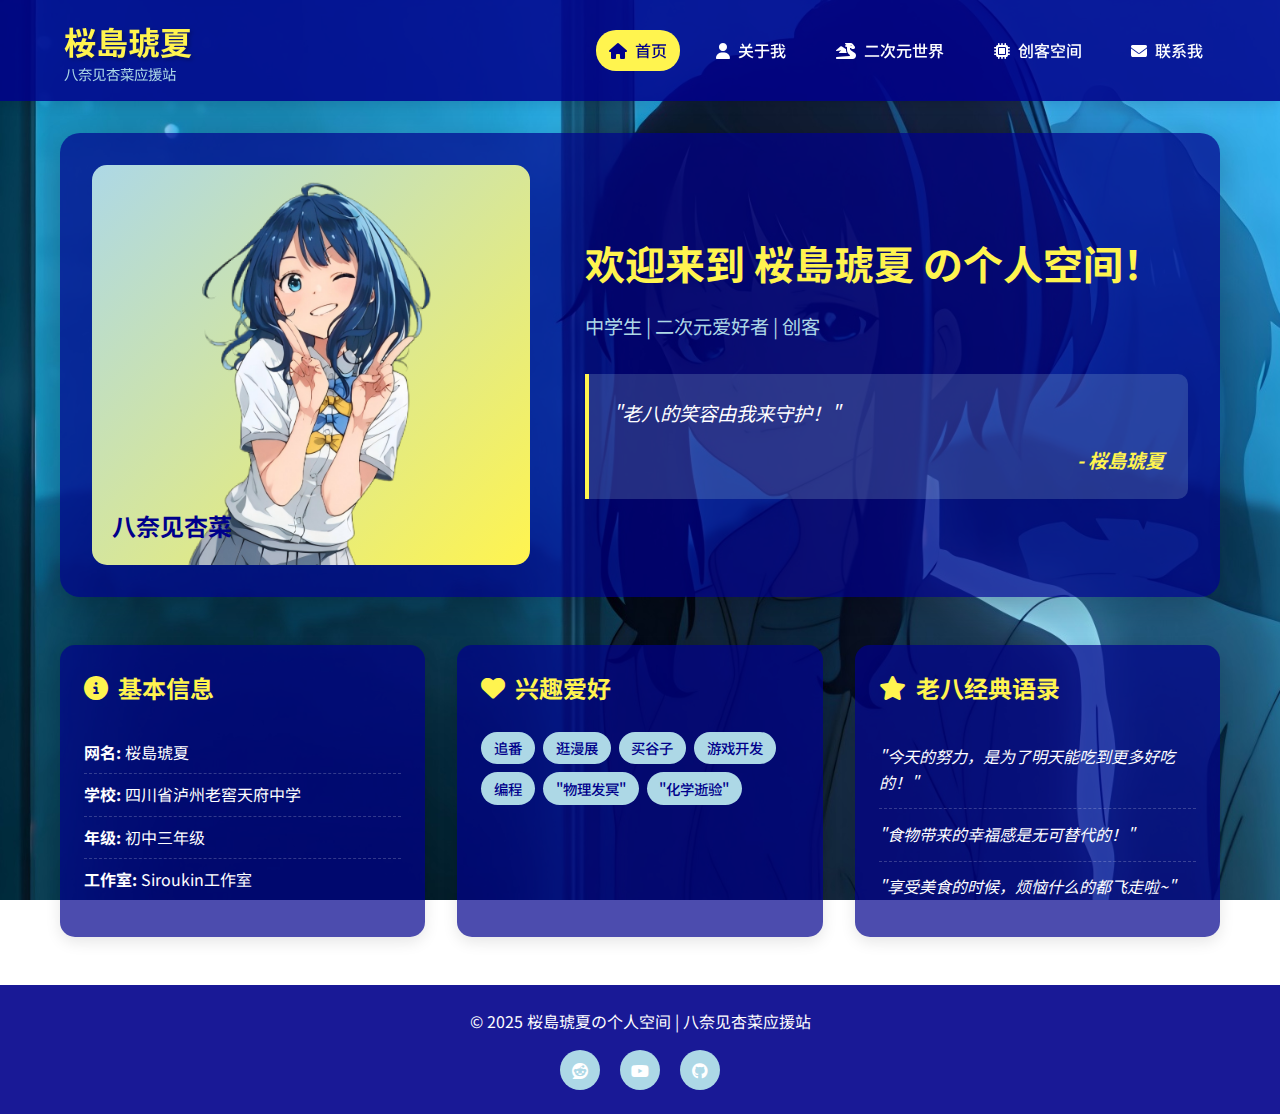
<file: index.html>
<!DOCTYPE html>
<html lang="zh-CN">
<head>
    <meta charset="UTF-8">
    <meta name="viewport" content="width=device-width, initial-scale=1.0">
    <title>桜島琥夏の个人空间</title>
    <link rel="stylesheet" href="css/style.css">
    <link href="https://fonts.googleapis.com/css2?family=Noto+Sans+SC:wght@400;700&display=swap" rel="stylesheet">
    <link rel="stylesheet" href="https://cdnjs.cloudflare.com/ajax/libs/font-awesome/6.4.0/css/all.min.css">
</head>
<body>
    <!-- 顶部导航栏 -->
    <header class="main-header">
        <div class="logo-container">
            <div class="logo">桜島琥夏</div>
            <div class="subtitle">八奈见杏菜应援站</div>
        </div>
        <nav class="main-nav">
            <ul>
                <li><a href="index.html" class="active"><i class="fas fa-home"></i> 首页</a></li>
                <li><a href="about.html"><i class="fas fa-user"></i> 关于我</a></li>
                <li><a href="anime.html"><i class="fas fa-dragon"></i> 二次元世界</a></li>
                <li><a href="maker.html"><i class="fas fa-microchip"></i> 创客空间</a></li>
                <li><a href="contact.html"><i class="fas fa-envelope"></i> 联系我</a></li>
            </ul>
        </nav>
    </header>

    <!-- 主内容区 -->
    <main class="container">
        <section class="hero-section">
            <div class="character-art">
                <div class="character-img"></div>
            </div>
            <div class="welcome-message">
                <h1>欢迎来到 桜島琥夏 の个人空间！</h1>
                <p class="subheading">中学生 | 二次元爱好者 | 创客</p>
                <div class="quote-box">
                    <p id="quote">"八奈见杏菜是世界上第一可爱的角色！"</p>
                    <p class="quote-author">- 桜島琥夏</p>
                </div>
            </div>
        </section>

        <section class="info-section">
            <div class="info-card">
                <h2><i class="fas fa-info-circle"></i> 基本信息</h2>
                <ul>
                    <li><strong>网名:</strong> 桜島琥夏</li>
                    <li><strong>学校:</strong> 四川省泸州老窖天府中学</li>
                    <li><strong>年级:</strong> 初中三年级</li>
                    <li><strong>工作室:</strong> Siroukin工作室</li>
                </ul>
            </div>
            
            <div class="info-card">
                <h2><i class="fas fa-heart"></i> 兴趣爱好</h2>
                <div class="tags">
                    <span>追番</span>
                    <span>逛漫展</span>
                    <span>买谷子</span>
                    <span>游戏开发</span>
                    <span>编程</span>
                    <span>"物理发冥"</span>
                    <span>"化学逝验"</span>
                </div>
            </div>
            
            <div class="info-card">
                <h2><i class="fas fa-star"></i> 老八经典语录</h2>
                <div class="quotes">
                    <p>"今天的努力，是为了明天能吃到更多好吃的！"</p>
                    <p>"食物带来的幸福感是无可替代的！"</p>
                    <p>"享受美食的时候，烦恼什么的都飞走啦~"</p>
                </div>
            </div>
        </section>
    </main>

    <!-- 页脚 -->
    <footer class="main-footer">
        <div class="footer-content">
            <p>© 2025 桜島琥夏の个人空间 | 八奈见杏菜应援站</p>
            <div class="social-links">
                <a href="#"><i class="fab fa-reddit"></i></a>
                <a href="#"><i class="fab fa-youtube"></i></a>
                <a href="#"><i class="fab fa-github"></i></a>
            </div>
        </div>
    </footer>

    <script src="js/script.js"></script>
    <script>
        // 设备检测函数
        function isMobileDevice() {
            return /Android|webOS|iPhone|iPad|iPod|BlackBerry|IEMobile|Opera Mini/i.test(navigator.userAgent);
        }

        // 当前页面是index.html且是移动设备时跳转
        if (window.location.pathname.endsWith('index.html') || 
            window.location.pathname === '/') {
            if (isMobileDevice()) {
                window.location.href = 'index_mobile.html';
            }
        }
    </script>
</body>
</html>
</file>
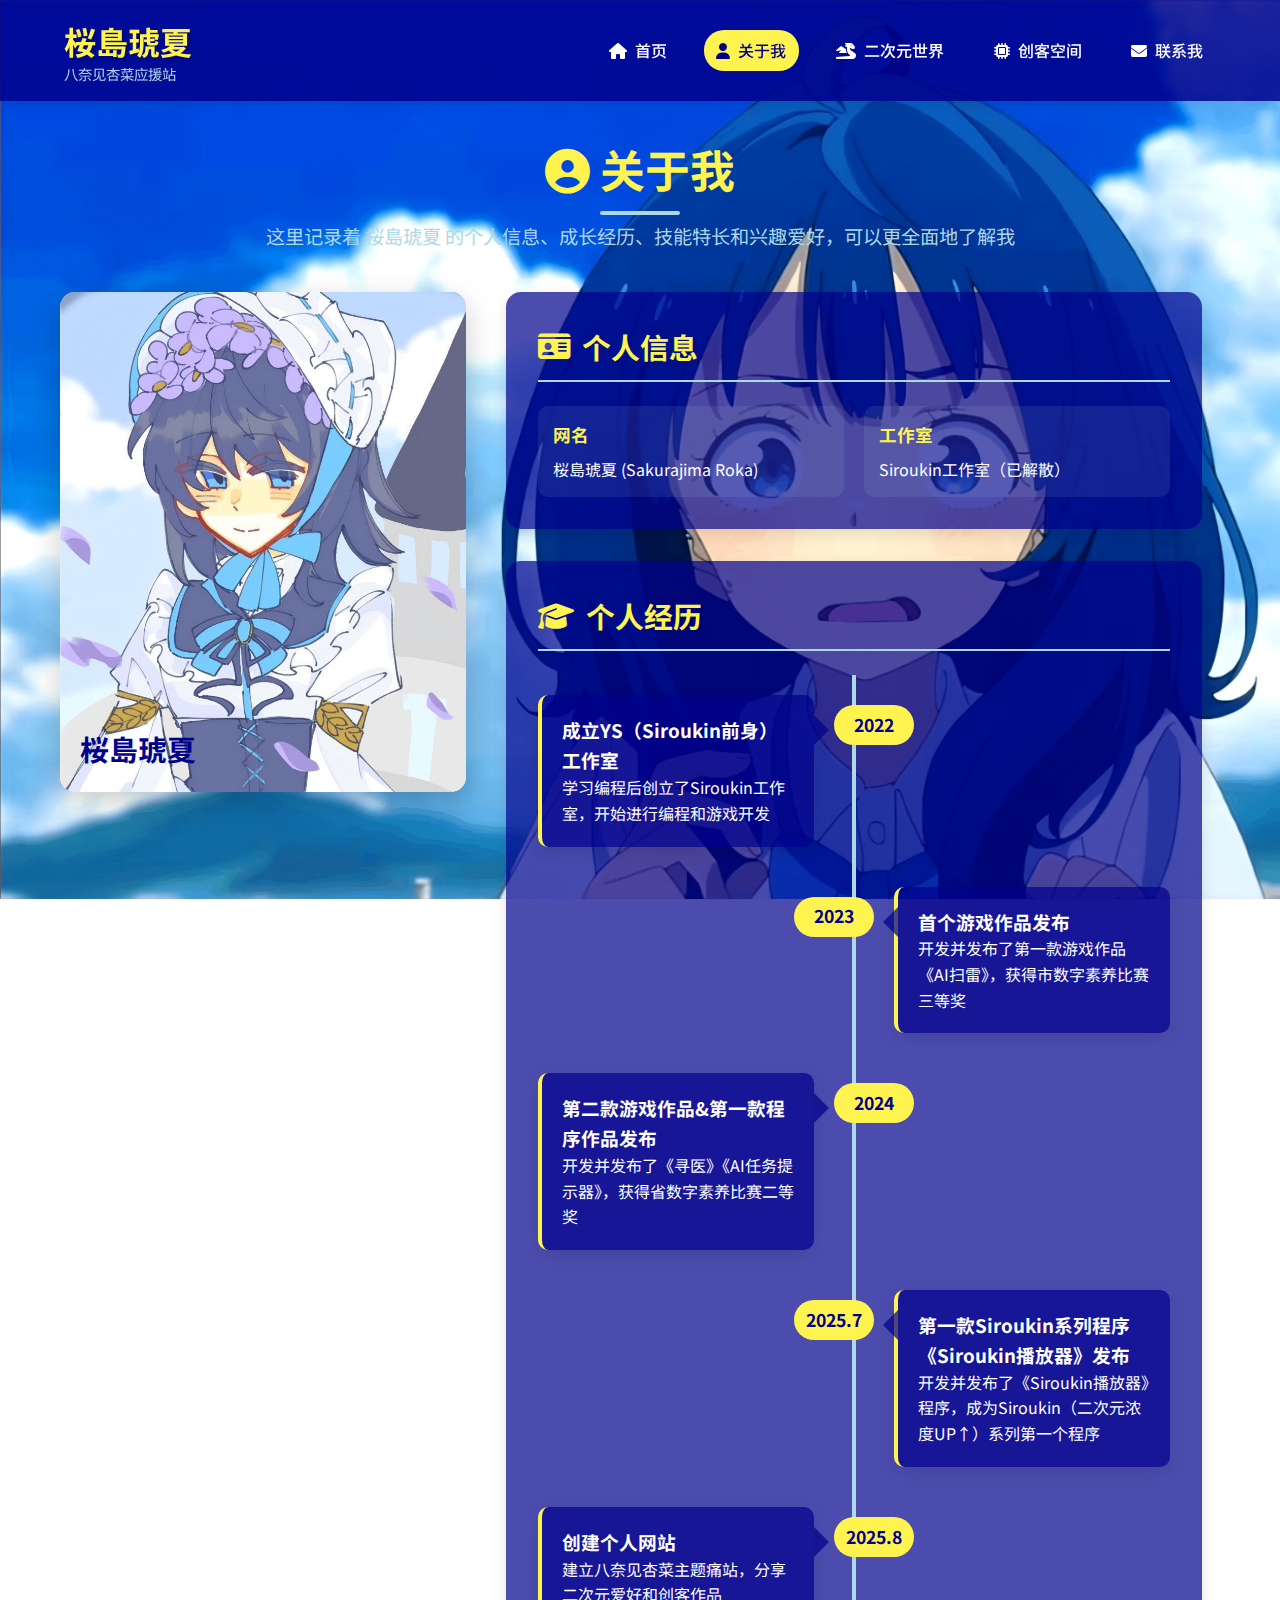
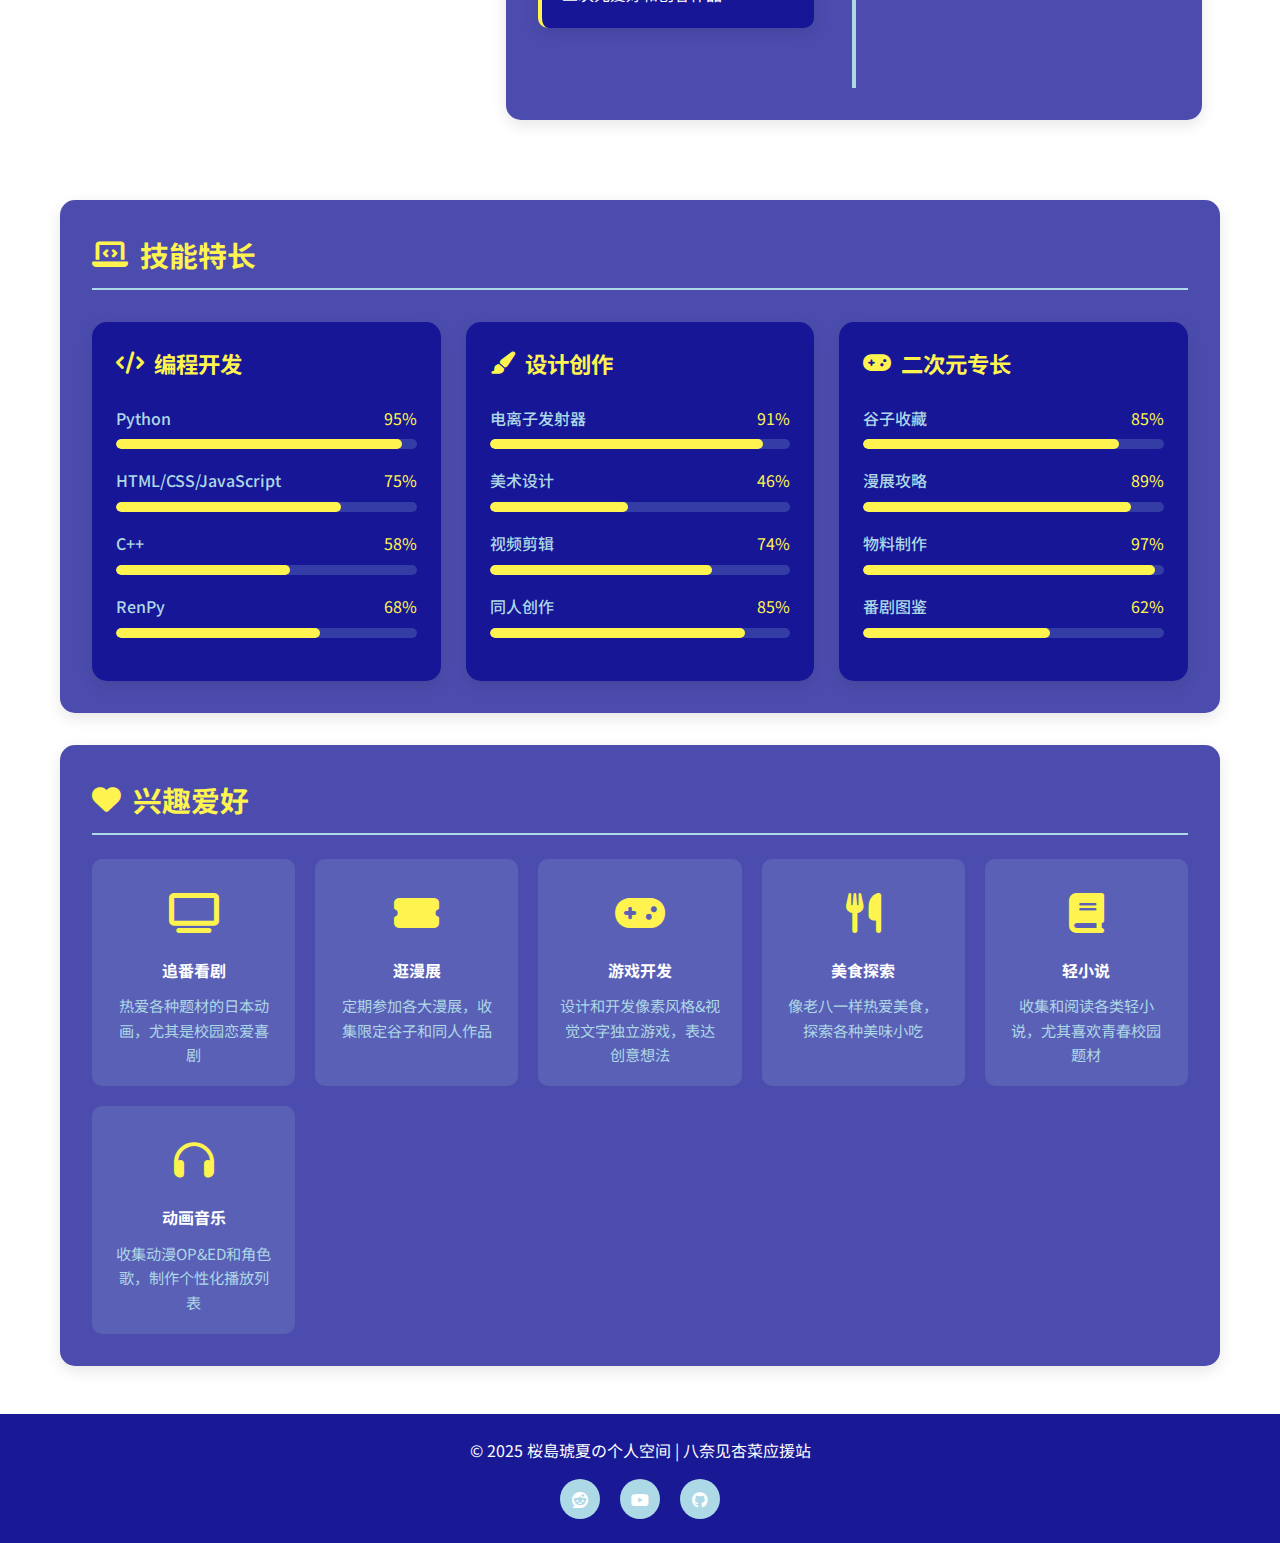
<file: about.html>
<!DOCTYPE html>
<html lang="zh-CN">
<head>
    <meta charset="UTF-8">
    <meta name="viewport" content="width=device-width, initial-scale=1.0">
    <title>关于我 - 桜島琥夏の个人空间</title>
    <link rel="stylesheet" href="css/style.css">
    <link href="https://fonts.googleapis.com/css2?family=Noto+Sans+SC:wght@400;700&display=swap" rel="stylesheet">
    <link rel="stylesheet" href="https://cdnjs.cloudflare.com/ajax/libs/font-awesome/6.4.0/css/all.min.css">
    <style>
        
        body {
            font-family: 'Noto Sans SC', sans-serif;
            background: linear-gradient(135deg, var(--deep-blue) 0%, #000033 100%);
            color: #fff;
            line-height: 1.6;
            background-image: url('images/about_bg.png');
            background-size: cover;
            background-attachment: fixed;
            background-blend-mode: multiply;
            min-height: 100vh;
            position: relative;
        }
        /* 关于我页面特有样式 */
        .about-container {
            max-width: 1200px;
            margin: 2rem auto;
            padding: 0 20px;
        }
        
        .about-header {
            text-align: center;
            margin-bottom: 2.5rem;
            position: relative;
        }
        
        .about-header h1 {
            font-size: 2.8rem;
            color: var(--lemon-yellow);
            margin-bottom: 1rem;
            position: relative;
            display: inline-block;
        }
        
        .about-header h1::after {
            content: "";
            position: absolute;
            bottom: -10px;
            left: 50%;
            transform: translateX(-50%);
            width: 80px;
            height: 4px;
            background: var(--light-blue);
            border-radius: 2px;
        }
        
        .about-header p {
            font-size: 1.2rem;
            color: var(--light-blue);
            max-width: 800px;
            margin: 0 auto;
        }
        
        .profile-section {
            display: flex;
            gap: 40px;
            margin-bottom: 3rem;
        }
        
        .profile-photo {
            flex: 0 0 35%;
            background: url('images/profile.jpg') center/cover no-repeat;
            border-radius: 15px;
            height: 500px;
            position: relative;
            overflow: hidden;
            box-shadow: 0 10px 30px rgba(0, 0, 0, 0.2);
        }
        
        .profile-photo::before {
            content: "桜島琥夏";
            position: absolute;
            bottom: 20px;
            left: 20px;
            font-size: 1.8rem;
            font-weight: bold;
            color: var(--deep-blue);
            z-index: 2;
        }
        
        .profile-photo::after {
            content: "";
            position: absolute;
            top: 0;
            left: 0;
            right: 0;
            bottom: 0;
            background: url('images/profile.jpg') center/cover no-repeat;
        }
        
        .profile-info {
            flex: 0 0 60%;
        }
        
        .info-card {
            background: rgba(0, 0, 139, 0.7);
            border-radius: 15px;
            padding: 2rem;
            box-shadow: 0 5px 15px rgba(0, 0, 0, 0.1);
            margin-bottom: 2rem;
        }
        
        .info-card h2 {
            color: var(--lemon-yellow);
            margin-bottom: 1.5rem;
            display: flex;
            align-items: center;
            font-size: 1.8rem;
            border-bottom: 2px solid var(--light-blue);
            padding-bottom: 10px;
        }
        
        .info-card h2 i {
            margin-right: 12px;
        }
        
        .info-grid {
            display: grid;
            grid-template-columns: repeat(auto-fit, minmax(250px, 1fr));
            gap: 20px;
        }
        
        .info-item {
            padding: 15px;
            background: rgba(173, 216, 230, 0.1);
            border-radius: 10px;
            transition: all 0.3s ease;
        }
        
        .info-item:hover {
            background: rgba(173, 216, 230, 0.2);
            transform: translateY(-3px);
        }
        
        .info-item h3 {
            color: var(--lemon-yellow);
            margin-bottom: 8px;
            font-size: 1.1rem;
        }
        
        .info-item p {
            font-size: 1rem;
            line-height: 1.6;
        }
        
        .timeline {
            position: relative;
            padding: 20px 0;
        }
        
        .timeline::before {
            content: "";
            position: absolute;
            top: 0;
            bottom: 0;
            left: 50%;
            width: 4px;
            background: var(--light-blue);
            transform: translateX(-50%);
        }
        
        .timeline-item {
            position: relative;
            margin-bottom: 40px;
            width: calc(50% - 40px);
        }
        
        .timeline-item:nth-child(odd) {
            left: 0;
        }
        
        .timeline-item:nth-child(even) {
            left: calc(50% + 40px);
        }
        
        .timeline-content {
            background: rgba(0, 0, 139, 0.7);
            padding: 20px;
            border-radius: 10px;
            box-shadow: 0 5px 15px rgba(0, 0, 0, 0.1);
            position: relative;
            border-left: 4px solid var(--lemon-yellow);
        }
        
        .timeline-content::before {
            content: "";
            position: absolute;
            top: 20px;
            right: -15px;
            width: 0;
            height: 0;
            border-top: 15px solid transparent;
            border-bottom: 15px solid transparent;
            border-left: 15px solid rgba(0, 0, 139, 0.7);
        }
        
        .timeline-item:nth-child(even) .timeline-content::before {
            left: -15px;
            right: auto;
            border-left: none;
            border-right: 15px solid rgba(0, 0, 139, 0.7);
        }
        
        .timeline-year {
            position: absolute;
            top: 10px;
            width: 80px;
            height: 40px;
            background: var(--lemon-yellow);
            color: var(--deep-blue);
            display: flex;
            align-items: center;
            justify-content: center;
            font-weight: bold;
            border-radius: 20px;
            font-size: 1.1rem;
        }
        
        .timeline-item:nth-child(odd) .timeline-year {
            right: -100px;
        }
        
        .timeline-item:nth-child(even) .timeline-year {
            left: -100px;
        }
        
        .skills-section {
            display: grid;
            grid-template-columns: repeat(auto-fit, minmax(300px, 1fr));
            gap: 25px;
            margin-top: 2rem;
        }
        
        .skill-category {
            background: rgba(0, 0, 139, 0.7);
            border-radius: 15px;
            padding: 1.5rem;
            box-shadow: 0 5px 15px rgba(0, 0, 0, 0.1);
        }
        
        .skill-category h3 {
            color: var(--lemon-yellow);
            margin-bottom: 1.5rem;
            display: flex;
            align-items: center;
            font-size: 1.4rem;
        }
        
        .skill-category h3 i {
            margin-right: 10px;
        }
        
        .skill-item {
            margin-bottom: 1.2rem;
        }
        
        .skill-info {
            display: flex;
            justify-content: space-between;
            margin-bottom: 8px;
        }
        
        .skill-name {
            color: var(--light-blue);
            font-weight: 500;
        }
        
        .skill-level {
            color: var(--lemon-yellow);
        }
        
        .skill-bar {
            height: 10px;
            background: rgba(173, 216, 230, 0.2);
            border-radius: 5px;
            overflow: hidden;
        }
        
        .skill-progress {
            height: 100%;
            background: var(--lemon-yellow);
            border-radius: 5px;
        }
        
        .hobbies-grid {
            display: grid;
            grid-template-columns: repeat(auto-fit, minmax(200px, 1fr));
            gap: 20px;
            margin-top: 1.5rem;
        }
        
        .hobby-card {
            background: rgba(173, 216, 230, 0.15);
            border-radius: 10px;
            padding: 20px;
            text-align: center;
            transition: all 0.3s ease;
        }
        
        .hobby-card:hover {
            transform: translateY(-5px);
            background: rgba(173, 216, 230, 0.25);
        }
        
        .hobby-icon {
            font-size: 2.5rem;
            color: var(--lemon-yellow);
            margin-bottom: 15px;
        }
        
        .hobby-card h4 {
            color: white;
            margin-bottom: 10px;
        }
        
        .hobby-card p {
            font-size: 0.95rem;
            color: var(--light-blue);
        }
        
        /* 响应式设计 */
        @media (max-width: 992px) {
            .profile-section {
                flex-direction: column;
            }
            
            .timeline::before {
                left: 20px;
            }
            
            .timeline-item {
                width: calc(100% - 40px);
                margin-left: 40px;
            }
            
            .timeline-item:nth-child(even) {
                left: 0;
            }
            
            .timeline-item:nth-child(odd) .timeline-year,
            .timeline-item:nth-child(even) .timeline-year {
                left: -60px;
                right: auto;
            }
            
            .timeline-content::before {
                left: -15px;
                right: auto;
                border-left: none;
                border-right: 15px solid rgba(0, 0, 139, 0.7);
            }
        }
        
        @media (max-width: 768px) {
            .about-header h1 {
                font-size: 2.2rem;
            }
            
            .profile-photo {
                height: 400px;
            }
            
            .info-grid {
                grid-template-columns: 1fr;
            }
        }
    </style>
</head>
<body>
    <!-- 顶部导航栏 -->
    <header class="main-header">
        <div class="logo-container">
            <div class="logo">桜島琥夏</div>
            <div class="subtitle">八奈见杏菜应援站</div>
        </div>
        <nav class="main-nav">
            <ul>
                <li><a href="index.html"><i class="fas fa-home"></i> 首页</a></li>
                <li><a href="about.html" class="active"><i class="fas fa-user"></i> 关于我</a></li>
                <li><a href="anime.html"><i class="fas fa-dragon"></i> 二次元世界</a></li>
                <li><a href="maker.html"><i class="fas fa-microchip"></i> 创客空间</a></li>
                <li><a href="contact.html"><i class="fas fa-envelope"></i> 联系我</a></li>
            </ul>
        </nav>
    </header>

    <!-- 主内容区 -->
    <main class="about-container">
        <div class="about-header">
            <h1><i class="fas fa-user-circle"></i> 关于我</h1>
            <p>这里记录着 桜島琥夏 的个人信息、成长经历、技能特长和兴趣爱好，可以更全面地了解我</p>
        </div>
        
        <section class="profile-section">
            <div class="profile-photo" 
                    style="background: url('images/profile.jpg') center/cover no-repeat;">
            </div>
            <div class="profile-info">
                <div class="info-card">
                    <h2><i class="fas fa-id-card"></i> 个人信息</h2>
                    <div class="info-grid">
                        <div class="info-item">
                            <h3>网名</h3>
                            <p>桜島琥夏 (Sakurajima Roka)</p>
                        </div>
                        <div class="info-item">
                            <h3>工作室</h3>
                            <p>Siroukin工作室（已解散）</p>
                        </div>
                    </div>
                </div>
                
                <div class="info-card">
                    <h2><i class="fas fa-graduation-cap"></i> 个人经历</h2>
                    <div class="timeline">
                        <div class="timeline-item">
                            <div class="timeline-year">2022</div>
                            <div class="timeline-content">
                                <h3>成立YS（Siroukin前身）工作室</h3>
                                <p>学习编程后创立了Siroukin工作室，开始进行编程和游戏开发</p>
                            </div>
                        </div>
                        <div class="timeline-item">
                            <div class="timeline-year">2023</div>
                            <div class="timeline-content">
                                <h3>首个游戏作品发布</h3>
                                <p>开发并发布了第一款游戏作品《AI扫雷》，获得市数字素养比赛三等奖</p>
                            </div>
                        </div>
                        <div class="timeline-item">
                            <div class="timeline-year">2024</div>
                            <div class="timeline-content">
                                <h3>第二款游戏作品&第一款程序作品发布</h3>
                                <p>开发并发布了《寻医》《AI任务提示器》，获得省数字素养比赛二等奖</p>
                            </div>
                        </div>
                        <div class="timeline-item">
                            <div class="timeline-year">2025.7</div>
                            <div class="timeline-content">
                                <h3>第一款Siroukin系列程序《Siroukin播放器》发布</h3>
                                <p>开发并发布了《Siroukin播放器》程序，成为Siroukin（二次元浓度UP↑）系列第一个程序</p>
                            </div>
                        </div>
                        <div class="timeline-item">
                            <div class="timeline-year">2025.8</div>
                            <div class="timeline-content">
                                <h3>创建个人网站</h3>
                                <p>建立八奈见杏菜主题痛站，分享二次元爱好和创客作品</p>
                            </div>
                        </div>
                    </div>
                </div>
            </div>
        </section>
        
        <section class="info-card">
            <h2><i class="fas fa-laptop-code"></i> 技能特长</h2>
            <div class="skills-section">
                <div class="skill-category">
                    <h3><i class="fas fa-code"></i> 编程开发</h3>
                    <div class="skill-item">
                        <div class="skill-info">
                            <span class="skill-name">Python</span>
                            <span class="skill-level">95%</span>
                        </div>
                        <div class="skill-bar">
                            <div class="skill-progress" style="width: 95%"></div>
                        </div>
                    </div>
                    <div class="skill-item">
                        <div class="skill-info">
                            <span class="skill-name">HTML/CSS/JavaScript</span>
                            <span class="skill-level">75%</span>
                        </div>
                        <div class="skill-bar">
                            <div class="skill-progress" style="width: 75%"></div>
                        </div>
                    </div>
                    <div class="skill-item">
                        <div class="skill-info">
                            <span class="skill-name">C++</span>
                            <span class="skill-level">58%</span>
                        </div>
                        <div class="skill-bar">
                            <div class="skill-progress" style="width: 58%"></div>
                        </div>
                    </div>
                    <div class="skill-item">
                        <div class="skill-info">
                            <span class="skill-name">RenPy</span>
                            <span class="skill-level">68%</span>
                        </div>
                        <div class="skill-bar">
                            <div class="skill-progress" style="width: 68%"></div>
                        </div>
                    </div>
                </div>
                
                <div class="skill-category">
                    <h3><i class="fas fa-paint-brush"></i> 设计创作</h3>
                    <div class="skill-item">
                        <div class="skill-info">
                            <span class="skill-name">电离子发射器</span>
                            <span class="skill-level">91%</span>
                        </div>
                        <div class="skill-bar">
                            <div class="skill-progress" style="width: 91%"></div>
                        </div>
                    </div>
                    <div class="skill-item">
                        <div class="skill-info">
                            <span class="skill-name">美术设计</span>
                            <span class="skill-level">46%</span>
                        </div>
                        <div class="skill-bar">
                            <div class="skill-progress" style="width: 46%"></div>
                        </div>
                    </div>
                    <div class="skill-item">
                        <div class="skill-info">
                            <span class="skill-name">视频剪辑</span>
                            <span class="skill-level">74%</span>
                        </div>
                        <div class="skill-bar">
                            <div class="skill-progress" style="width: 74%"></div>
                        </div>
                    </div>
                    <div class="skill-item">
                        <div class="skill-info">
                            <span class="skill-name">同人创作</span>
                            <span class="skill-level">85%</span>
                        </div>
                        <div class="skill-bar">
                            <div class="skill-progress" style="width: 85%"></div>
                        </div>
                    </div>
                </div>
                
                <div class="skill-category">
                    <h3><i class="fas fa-gamepad"></i> 二次元专长</h3>
                    <div class="skill-item">
                        <div class="skill-info">
                            <span class="skill-name">谷子收藏</span>
                            <span class="skill-level">85%</span>
                        </div>
                        <div class="skill-bar">
                            <div class="skill-progress" style="width: 85%"></div>
                        </div>
                    </div>
                    <div class="skill-item">
                        <div class="skill-info">
                            <span class="skill-name">漫展攻略</span>
                            <span class="skill-level">89%</span>
                        </div>
                        <div class="skill-bar">
                            <div class="skill-progress" style="width: 89%"></div>
                        </div>
                    </div>
                    <div class="skill-item">
                        <div class="skill-info">
                            <span class="skill-name">物料制作</span>
                            <span class="skill-level">97%</span>
                        </div>
                        <div class="skill-bar">
                            <div class="skill-progress" style="width: 97%"></div>
                        </div>
                    </div>
                    <div class="skill-item">
                        <div class="skill-info">
                            <span class="skill-name">番剧图鉴</span>
                            <span class="skill-level">62%</span>
                        </div>
                        <div class="skill-bar">
                            <div class="skill-progress" style="width: 62%"></div>
                        </div>
                    </div>
                </div>
            </div>
        </section>
        
        <section class="info-card">
            <h2><i class="fas fa-heart"></i> 兴趣爱好</h2>
            <div class="hobbies-grid">
                <div class="hobby-card">
                    <div class="hobby-icon">
                        <i class="fas fa-tv"></i>
                    </div>
                    <h4>追番看剧</h4>
                    <p>热爱各种题材的日本动画，尤其是校园恋爱喜剧</p>
                </div>
                <div class="hobby-card">
                    <div class="hobby-icon">
                        <i class="fas fa-ticket-alt"></i>
                    </div>
                    <h4>逛漫展</h4>
                    <p>定期参加各大漫展，收集限定谷子和同人作品</p>
                </div>
                <div class="hobby-card">
                    <div class="hobby-icon">
                        <i class="fas fa-gamepad"></i>
                    </div>
                    <h4>游戏开发</h4>
                    <p>设计和开发像素风格&视觉文字独立游戏，表达创意想法</p>
                </div>
                <div class="hobby-card">
                    <div class="hobby-icon">
                        <i class="fas fa-utensils"></i>
                    </div>
                    <h4>美食探索</h4>
                    <p>像老八一样热爱美食，探索各种美味小吃</p>
                </div>
                <div class="hobby-card">
                    <div class="hobby-icon">
                        <i class="fas fa-book"></i>
                    </div>
                    <h4>轻小说</h4>
                    <p>收集和阅读各类轻小说，尤其喜欢青春校园题材</p>
                </div>
                <div class="hobby-card">
                    <div class="hobby-icon">
                        <i class="fas fa-headphones"></i>
                    </div>
                    <h4>动画音乐</h4>
                    <p>收集动漫OP&ED和角色歌，制作个性化播放列表</p>
                </div>
            </div>
        </section>
    </main>

    <!-- 页脚 -->
    <footer class="main-footer">
        <div class="footer-content">
            <p>© 2025 桜島琥夏の个人空间 | 八奈见杏菜应援站</p>
            <div class="social-links">
                <a href="#"><i class="fab fa-reddit"></i></a>
                <a href="#"><i class="fab fa-youtube"></i></a>
                <a href="#"><i class="fab fa-github"></i></a>
            </div>
        </div>
    </footer>

    <script src="js/script.js"></script>
    <script>
        // 当前页面导航激活状态
        document.addEventListener('DOMContentLoaded', function() {
            // 导航栏激活状态
            const currentPage = location.pathname.split('/').pop();
            const navLinks = document.querySelectorAll('.main-nav a');
            
            navLinks.forEach(link => {
                if (link.getAttribute('href') === 'about.html') {
                    link.classList.add('active');
                } else {
                    link.classList.remove('active');
                }
            });
        });
    </script>
</body>
</html>
</file>
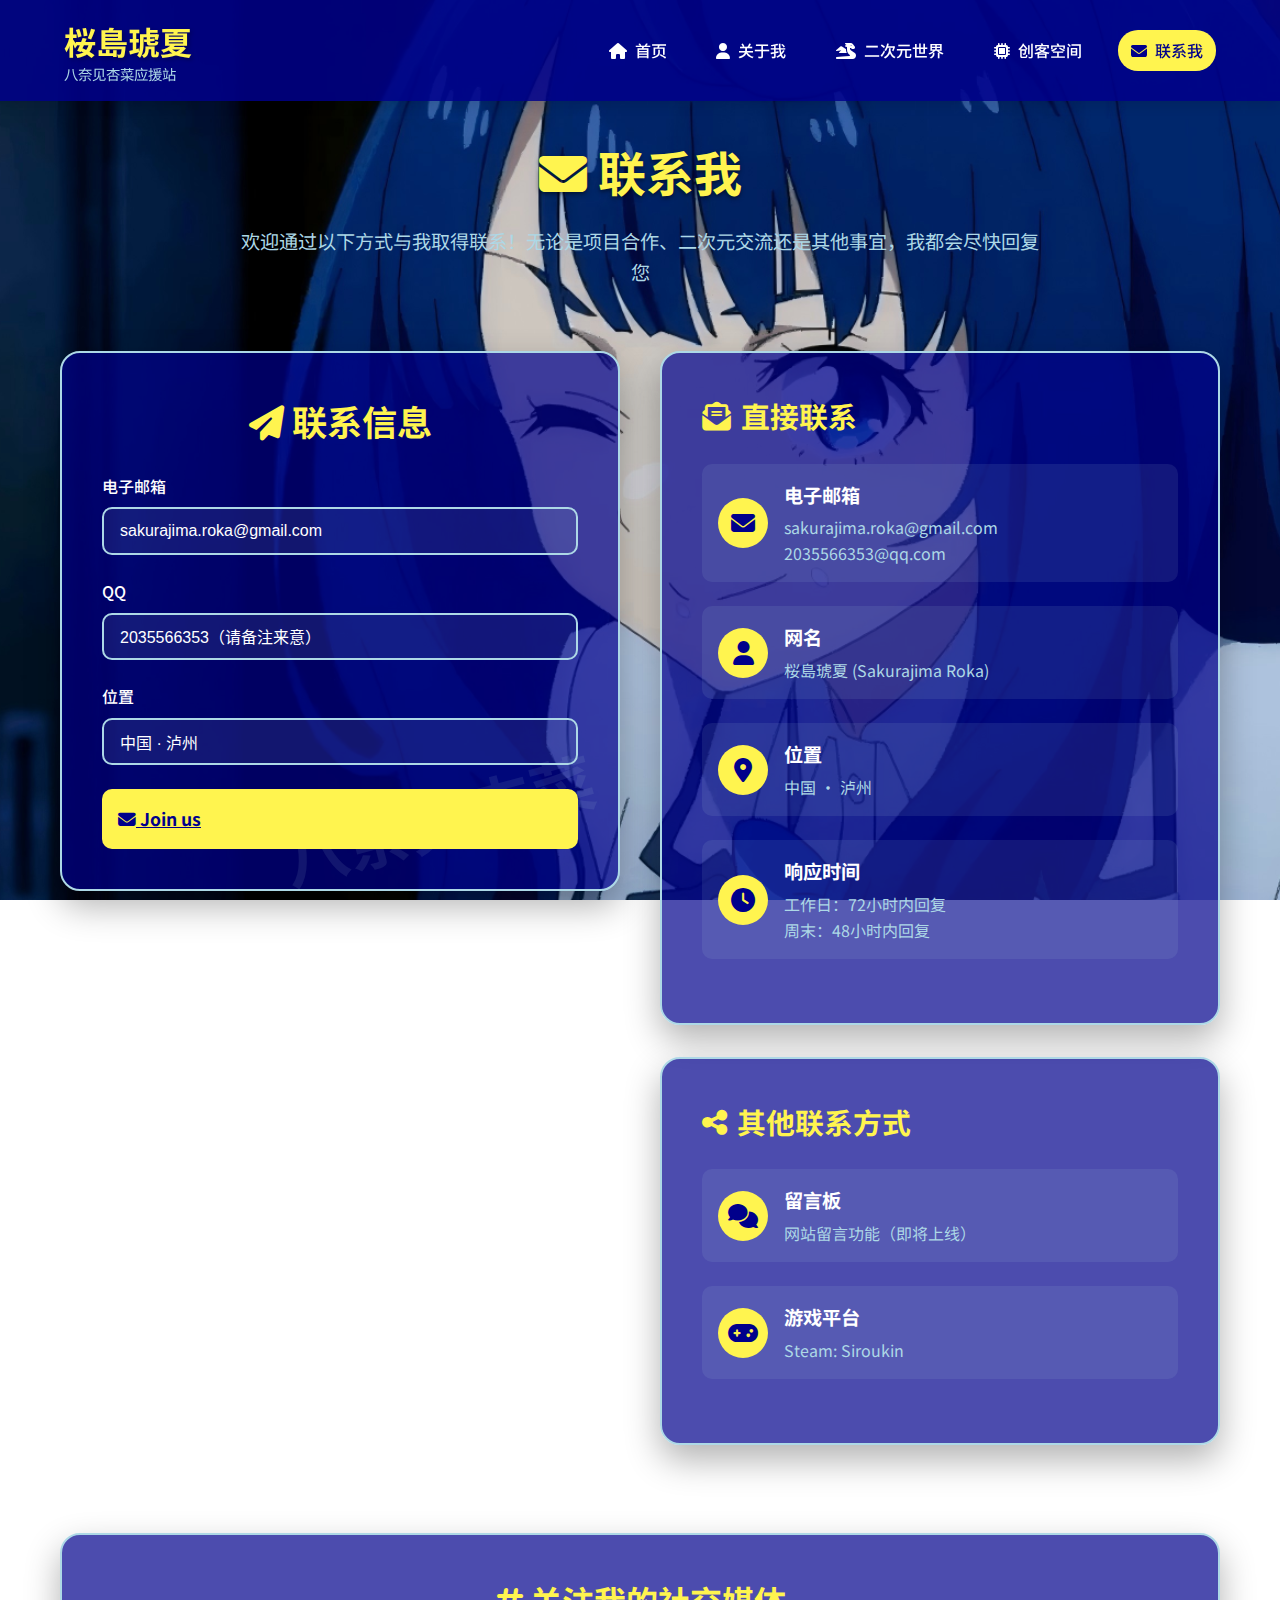
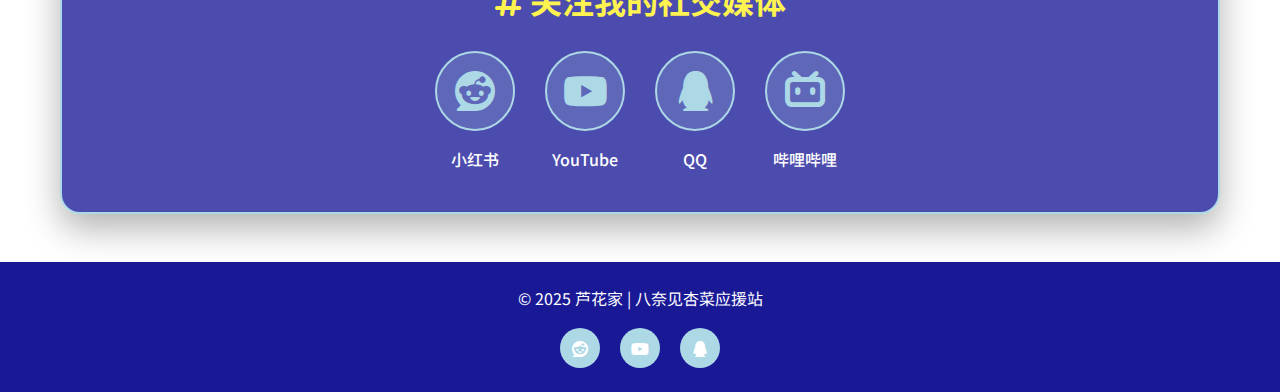
<file: contact.html>
<!DOCTYPE html>
<html lang="zh-CN">
<head>
    <meta charset="UTF-8">
    <meta name="viewport" content="width=device-width, initial-scale=1.0">
    <title>联系区 - 芦花家杏菜站</title>
    <link rel="stylesheet" href="https://cdnjs.cloudflare.com/ajax/libs/font-awesome/6.4.0/css/all.min.css">
    <link href="https://fonts.googleapis.com/css2?family=Noto+Sans+SC:wght@400;700&display=swap" rel="stylesheet">
    <style>
        :root {
            --deep-blue: #00008B;
            --light-blue: #ADD8E6;
            --lemon-yellow: #FFF44F;
            --light-gray: #f5f5f5;
            --dark-gray: #333;
        }

        * {
            margin: 0;
            padding: 0;
            box-sizing: border-box;
        }

        body {
            font-family: 'Noto Sans SC', sans-serif;
            background: linear-gradient(135deg, var(--deep-blue) 0%, #000033 100%);
            color: #fff;
            line-height: 1.6;
            background-image: url('images/contact_bg.png');
            background-size: cover;
            background-attachment: fixed;
            background-blend-mode: multiply;
            min-height: 100vh;
            position: relative;
        }

        /* 导航样式 */
        .main-header {
            display: flex;
            justify-content: space-between;
            align-items: center;
            padding: 1rem 5%;
            background: rgba(0, 0, 139, 0.85);
            position: sticky;
            top: 0;
            z-index: 100;
            box-shadow: 0 4px 12px rgba(0, 0, 0, 0.1);
        }

        .logo-container {
            display: flex;
            flex-direction: column;
        }

        .logo {
            font-size: 2rem;
            font-weight: 700;
            color: var(--lemon-yellow);
            text-shadow: 2px 2px 4px rgba(0, 0, 0, 0.3);
        }

        .subtitle {
            font-size: 0.9rem;
            color: var(--light-blue);
            margin-top: -5px;
        }

        .main-nav ul {
            display: flex;
            list-style: none;
        }

        .main-nav li {
            margin-left: 1.5rem;
        }

        .main-nav a {
            color: white;
            text-decoration: none;
            font-weight: 500;
            padding: 0.5rem 0.8rem;
            border-radius: 20px;
            transition: all 0.3s ease;
            display: flex;
            align-items: center;
        }

        .main-nav a i {
            margin-right: 8px;
        }

        .main-nav a:hover, .main-nav a.active {
            background: var(--lemon-yellow);
            color: var(--deep-blue);
        }

        /* 主内容区 */
        .contact-container {
            max-width: 1200px;
            margin: 2rem auto;
            padding: 0 20px;
            display: flex;
            flex-wrap: wrap;
            gap: 40px;
        }

        .contact-header {
            width: 100%;
            text-align: center;
            margin-bottom: 1.5rem;
        }

        .contact-header h1 {
            font-size: 3rem;
            color: var(--lemon-yellow);
            margin-bottom: 1rem;
            text-shadow: 0 2px 4px rgba(0,0,0,0.5);
        }

        .contact-header p {
            font-size: 1.2rem;
            color: var(--light-blue);
            max-width: 800px;
            margin: 0 auto;
        }

        /* 联系表单 */
        .contact-form-section {
            flex: 1;
            min-width: 300px;
        }

        .contact-card {
            background: rgba(0, 0, 139, 0.7);
            border-radius: 20px;
            padding: 2.5rem;
            box-shadow: 0 15px 35px rgba(0, 0, 0, 0.3);
            border: 2px solid var(--light-blue);
            position: relative;
            overflow: hidden;
        }

        .contact-card::before {
            content: "八奈见杏菜";
            position: absolute;
            bottom: 20px;
            right: 20px;
            font-size: 4rem;
            font-weight: bold;
            color: rgba(173, 216, 230, 0.1);
            z-index: 0;
            transform: rotate(-15deg);
        }

        .contact-card h2 {
            position: relative;
            z-index: 1;
            font-size: 2.2rem;
            color: var(--lemon-yellow);
            margin-bottom: 1.5rem;
            text-align: center;
        }

        .form-group {
            margin-bottom: 1.5rem;
            position: relative;
            z-index: 1;
        }

        .form-group label {
            display: block;
            margin-bottom: 0.5rem;
            font-weight: 500;
        }

        .form-control {
            width: 100%;
            padding: 0.8rem 1rem;
            border: 2px solid var(--light-blue);
            border-radius: 10px;
            background: rgba(173, 216, 230, 0.1);
            color: white;
            font-size: 1rem;
            transition: all 0.3s ease;
        }

        .form-control:focus {
            outline: none;
            border-color: var(--lemon-yellow);
            background: rgba(173, 216, 230, 0.2);
            box-shadow: 0 0 10px rgba(255, 244, 79, 0.3);
        }

        textarea.form-control {
            min-height: 150px;
            resize: vertical;
        }

        .submit-btn {
            display: block;
            width: 100%;
            padding: 1rem;
            background: var(--lemon-yellow);
            color: var(--deep-blue);
            border: none;
            border-radius: 10px;
            font-size: 1.1rem;
            font-weight: bold;
            cursor: pointer;
            transition: all 0.3s ease;
            position: relative;
            z-index: 1;
        }

        .submit-btn:hover {
            background: var(--light-blue);
            transform: translateY(-3px);
            box-shadow: 0 5px 15px rgba(0, 0, 0, 0.2);
        }

        /* 联系方式 */
        .contact-info-section {
            flex: 1;
            min-width: 300px;
        }

        .info-card {
            background: rgba(0, 0, 139, 0.7);
            border-radius: 20px;
            padding: 2.5rem;
            box-shadow: 0 15px 35px rgba(0, 0, 0, 0.3);
            border: 2px solid var(--light-blue);
            margin-bottom: 2rem;
        }

        .info-card h2 {
            font-size: 1.8rem;
            color: var(--lemon-yellow);
            margin-bottom: 1.5rem;
            display: flex;
            align-items: center;
        }

        .info-card h2 i {
            margin-right: 10px;
        }

        .contact-method {
            display: flex;
            align-items: center;
            margin-bottom: 1.5rem;
            padding: 1rem;
            background: rgba(173, 216, 230, 0.1);
            border-radius: 10px;
            transition: all 0.3s ease;
        }

        .contact-method:hover {
            background: rgba(173, 216, 230, 0.2);
            transform: translateX(5px);
        }

        .contact-icon {
            width: 50px;
            height: 50px;
            background: var(--lemon-yellow);
            color: var(--deep-blue);
            border-radius: 50%;
            display: flex;
            align-items: center;
            justify-content: center;
            font-size: 1.5rem;
            margin-right: 1rem;
            flex-shrink: 0;
        }

        .contact-details {
            flex: 1;
        }

        .contact-details h3 {
            font-size: 1.2rem;
            margin-bottom: 0.3rem;
        }

        .contact-details p {
            color: var(--light-blue);
        }

        .contact-details a {
            color: var(--light-blue);
            text-decoration: none;
            transition: color 0.3s ease;
        }

        .contact-details a:hover {
            color: var(--lemon-yellow);
            text-decoration: underline;
        }

        /* 社交媒体 */
        .social-section {
            width: 100%;
            margin-top: 1rem;
        }

        .social-card {
            background: rgba(0, 0, 139, 0.7);
            border-radius: 20px;
            padding: 2.5rem;
            box-shadow: 0 15px 35px rgba(0, 0, 0, 0.3);
            border: 2px solid var(--light-blue);
        }

        .social-card h2 {
            font-size: 2rem;
            color: var(--lemon-yellow);
            margin-bottom: 1.5rem;
            text-align: center;
        }

        .social-icons {
            display: flex;
            justify-content: center;
            flex-wrap: wrap;
            gap: 30px;
        }

        .social-icon {
            display: flex;
            flex-direction: column;
            align-items: center;
            text-decoration: none;
            transition: all 0.3s ease;
        }

        .social-icon:hover {
            transform: translateY(-10px);
        }

        .social-icon .icon-wrapper {
            width: 80px;
            height: 80px;
            background: rgba(173, 216, 230, 0.2);
            border-radius: 50%;
            display: flex;
            align-items: center;
            justify-content: center;
            margin-bottom: 1rem;
            border: 2px solid var(--light-blue);
            transition: all 0.3s ease;
        }

        .social-icon:hover .icon-wrapper {
            background: var(--lemon-yellow);
            border-color: var(--lemon-yellow);
        }

        .social-icon .icon-wrapper i {
            font-size: 2.5rem;
            color: var(--light-blue);
            transition: color 0.3s ease;
        }

        .social-icon:hover .icon-wrapper i {
            color: var(--deep-blue);
        }

        .social-icon span {
            color: white;
            font-weight: 500;
        }

        /* 页脚 */
        .main-footer {
            background: rgba(0, 0, 139, 0.9);
            padding: 1.5rem 0;
            text-align: center;
            margin-top: 3rem;
        }

        .footer-content {
            max-width: 1200px;
            margin: 0 auto;
            padding: 0 20px;
        }

        .footer-social {
            margin-top: 1rem;
        }

        .footer-social a {
            display: inline-block;
            color: white;
            background: var(--light-blue);
            width: 40px;
            height: 40px;
            border-radius: 50%;
            line-height: 40px;
            margin: 0 0.5rem;
            transition: all 0.3s ease;
        }

        .footer-social a:hover {
            background: var(--lemon-yellow);
            color: var(--deep-blue);
            transform: translateY(-3px);
        }

        /* 响应式设计 */
        @media (max-width: 900px) {
            .contact-container {
                flex-direction: column;
            }
            
            .contact-form-section, .contact-info-section {
                width: 100%;
            }
            
            .contact-card::before {
                font-size: 3rem;
            }
        }

        @media (max-width: 600px) {
            .main-header {
                flex-direction: column;
                text-align: center;
            }
            
            .logo {
                margin-bottom: 0.5rem;
            }
            
            .main-nav {
                width: 100%;
                margin-top: 1rem;
            }
            
            .main-nav ul {
                flex-wrap: wrap;
                justify-content: center;
            }
            
            .main-nav li {
                margin: 0.3rem;
            }
            
            .contact-header h1 {
                font-size: 2.2rem;
            }
            
            .contact-card, .info-card, .social-card {
                padding: 1.5rem;
            }
            
            .social-icons {
                gap: 15px;
            }
            
            .social-icon .icon-wrapper {
                width: 60px;
                height: 60px;
            }
        }
    </style>
</head>
<body>
    <!-- 顶部导航栏 -->
    <header class="main-header">
        <div class="logo-container">
            <div class="logo">桜島琥夏</div>
            <div class="subtitle">八奈见杏菜应援站</div>
        </div>
        <nav class="main-nav">
            <ul>
                <li><a href="index.html"><i class="fas fa-home"></i> 首页</a></li>
                <li><a href="about.html"><i class="fas fa-user"></i> 关于我</a></li>
                <li><a href="anime.html"><i class="fas fa-dragon"></i> 二次元世界</a></li>
                <li><a href="maker.html"><i class="fas fa-microchip"></i> 创客空间</a></li>
                <li><a href="contact.html" class="active"><i class="fas fa-envelope"></i> 联系我</a></li>
            </ul>
        </nav>
    </header>

    <!-- 主内容区 -->
    <main class="contact-container">
        <div class="contact-header">
            <h1><i class="fas fa-envelope"></i> 联系我</h1>
            <p>欢迎通过以下方式与我取得联系！无论是项目合作、二次元交流还是其他事宜，我都会尽快回复您</p>
        </div>
        
        <!-- 联系表单 -->
        <section class="contact-form-section">
            <div class="contact-card">
                <h2><i class="fas fa-paper-plane"></i> 联系信息</h2>
                <div class="form-group">
                    <label for="email">电子邮箱</label>
                    <input type="email" id="email" class="form-control" value="sakurajima.roka@gmail.com" readonly>
                </div>
                
                <div class="form-group">
                    <label for="qq">QQ</label>
                    <input type="text" id="qq" class="form-control" value="2035566353（请备注来意）" readonly>
                </div>
                
                <div class="form-group">
                    <label for="location">位置</label>
                    <input type="text" id="location" class="form-control" value="中国 · 泸州" readonly>
                </div>
                
                <a href="https://mail.qq.com/" class="submit-btn">
                    <i class="fas fa-envelope"></i> Join us
                </a>
            </div>
        </section>
        
        <!-- 联系方式 -->
        <section class="contact-info-section">
            <div class="info-card">
                <h2><i class="fas fa-envelope-open-text"></i> 直接联系</h2>
                
                <div class="contact-method">
                    <div class="contact-icon">
                        <i class="fas fa-envelope"></i>
                    </div>
                    <div class="contact-details">
                        <h3>电子邮箱</h3>
                        <p>
                            <a href="mailto:sakurajima.roka@gmail.com">sakurajima.roka@gmail.com</a>
                        </p>
                        <p>
                            <a href="mailto:2035566353@qq.com">2035566353@qq.com</a>
                        </p>
                    </div>
                </div>
                
                <div class="contact-method">
                    <div class="contact-icon">
                        <i class="fas fa-user"></i>
                    </div>
                    <div class="contact-details">
                        <h3>网名</h3>
                        <p>桜島琥夏 (Sakurajima Roka)</p>
                    </div>
                </div>
                
                <div class="contact-method">
                    <div class="contact-icon">
                        <i class="fas fa-map-marker-alt"></i>
                    </div>
                    <div class="contact-details">
                        <h3>位置</h3>
                        <p>中国 · 泸州</p>
                    </div>
                </div>
                
                <div class="contact-method">
                    <div class="contact-icon">
                        <i class="fas fa-clock"></i>
                    </div>
                    <div class="contact-details">
                        <h3>响应时间</h3>
                        <p>工作日：72小时内回复</p>
                        <p>周末：48小时内回复</p>
                    </div>
                </div>
            </div>
            
            <div class="info-card">
                <h2><i class="fas fa-share-alt"></i> 其他联系方式</h2>
                
                <div class="contact-method">
                    <div class="contact-icon">
                        <i class="fas fa-comments"></i>
                    </div>
                    <div class="contact-details">
                        <h3>留言板</h3>
                        <p>网站留言功能（即将上线）</p>
                    </div>
                </div>
                
                <div class="contact-method">
                    <div class="contact-icon">
                        <i class="fas fa-gamepad"></i>
                    </div>
                    <div class="contact-details">
                        <h3>游戏平台</h3>
                        <p><a href="https://steamcommunity.com/profiles/76561199476096424/" target="_blank">Steam: Siroukin</a></p>
                    </div>
                </div>
            </div>
        </section>
        
        <!-- 社交媒体 -->
        <section class="social-section">
            <div class="social-card">
                <h2><i class="fas fa-hashtag"></i> 关注我的社交媒体</h2>
                <div class="social-icons">
                    <a href="https://www.xiaohongshu.com/user/profile/62ff980e0000000012000fa2?xsec_token=YBycQEGiTREHtbgVn447kQOhHBsFdjJo22DB8lFwof0WE%3D&xsec_source=app_share&xhsshare=CopyLink&appuid=62ff980e0000000012000fa2&apptime=1754719609&share_id=92d72cd9a9fe4fc482d43b0a519dd556&share_channel=copy_link" class="social-icon" target="_blank">
                        <div class="icon-wrapper">
                            <i class="fab fa-reddit"></i>
                        </div>
                        <span>小红书</span>
                    </a>
                    
                    <a href="https://m.youtube.com/channel/UCbD0_nUBYpJX2-KSjPNt3zA" class="social-icon" target="_blank">
                        <div class="icon-wrapper">
                            <i class="fab fa-youtube"></i>
                        </div>
                        <span>YouTube</span>
                    </a>
                    
                    <a href="https://qm.qq.com/q/2035566353" class="social-icon" target="_blank">
                        <div class="icon-wrapper">
                            <i class="fab fa-qq"></i>
                        </div>
                        <span>QQ</span>
                    </a>
                    
                    <a href="https://b23.tv/CEwHdYA" class="social-icon" target="_blank">
                        <div class="icon-wrapper">
                            <i class="fab fa-bilibili"></i>
                        </div>
                        <span>哔哩哔哩</span>
                    </a>
                </div>
            </div>
        </section>
    </main>

    <!-- 页脚 -->
    <footer class="main-footer">
        <div class="footer-content">
            <p>© 2025 芦花家 | 八奈见杏菜应援站</p>
            <div class="footer-social">
                <a href="https://www.xiaohongshu.com/user/profile/62ff980e0000000012000fa2?xsec_token=YBycQEGiTREHtbgVn447kQOhHBsFdjJo22DB8lFwof0WE%3D&xsec_source=app_share&xhsshare=CopyLink&appuid=62ff980e0000000012000fa2&apptime=1754719609&share_id=92d72cd9a9fe4fc482d43b0a519dd556&share_channel=copy_link" target="_blank"><i class="fab fa-reddit"></i></a>
                <a href="https://m.youtube.com/channel/UCbD0_nUBYpJX2-KSjPNt3zA" target="_blank"><i class="fab fa-youtube"></i></a>
                <a href="https://qm.qq.com/q/2035566353" target="_blank"><i class="fab fa-qq"></i></a>
            </div>
        </div>
    </footer>

    <script>
        document.addEventListener('DOMContentLoaded', function() {
            // 设置当前页面导航激活状态
            const navLinks = document.querySelectorAll('.main-nav a');
            navLinks.forEach(link => {
                if (link.classList.contains('active')) {
                    link.classList.remove('active');
                }
                if (link.textContent.includes('联系我')) {
                    link.classList.add('active');
                }
            });
            
            // 社交媒体图标悬停效果
            const socialIcons = document.querySelectorAll('.social-icon');
            socialIcons.forEach(icon => {
                icon.addEventListener('mouseenter', function() {
                    this.style.transform = 'translateY(-10px)';
                });
                
                icon.addEventListener('mouseleave', function() {
                    this.style.transform = 'translateY(0)';
                });
            });
        });
    </script>
</body>
</html>
</file>
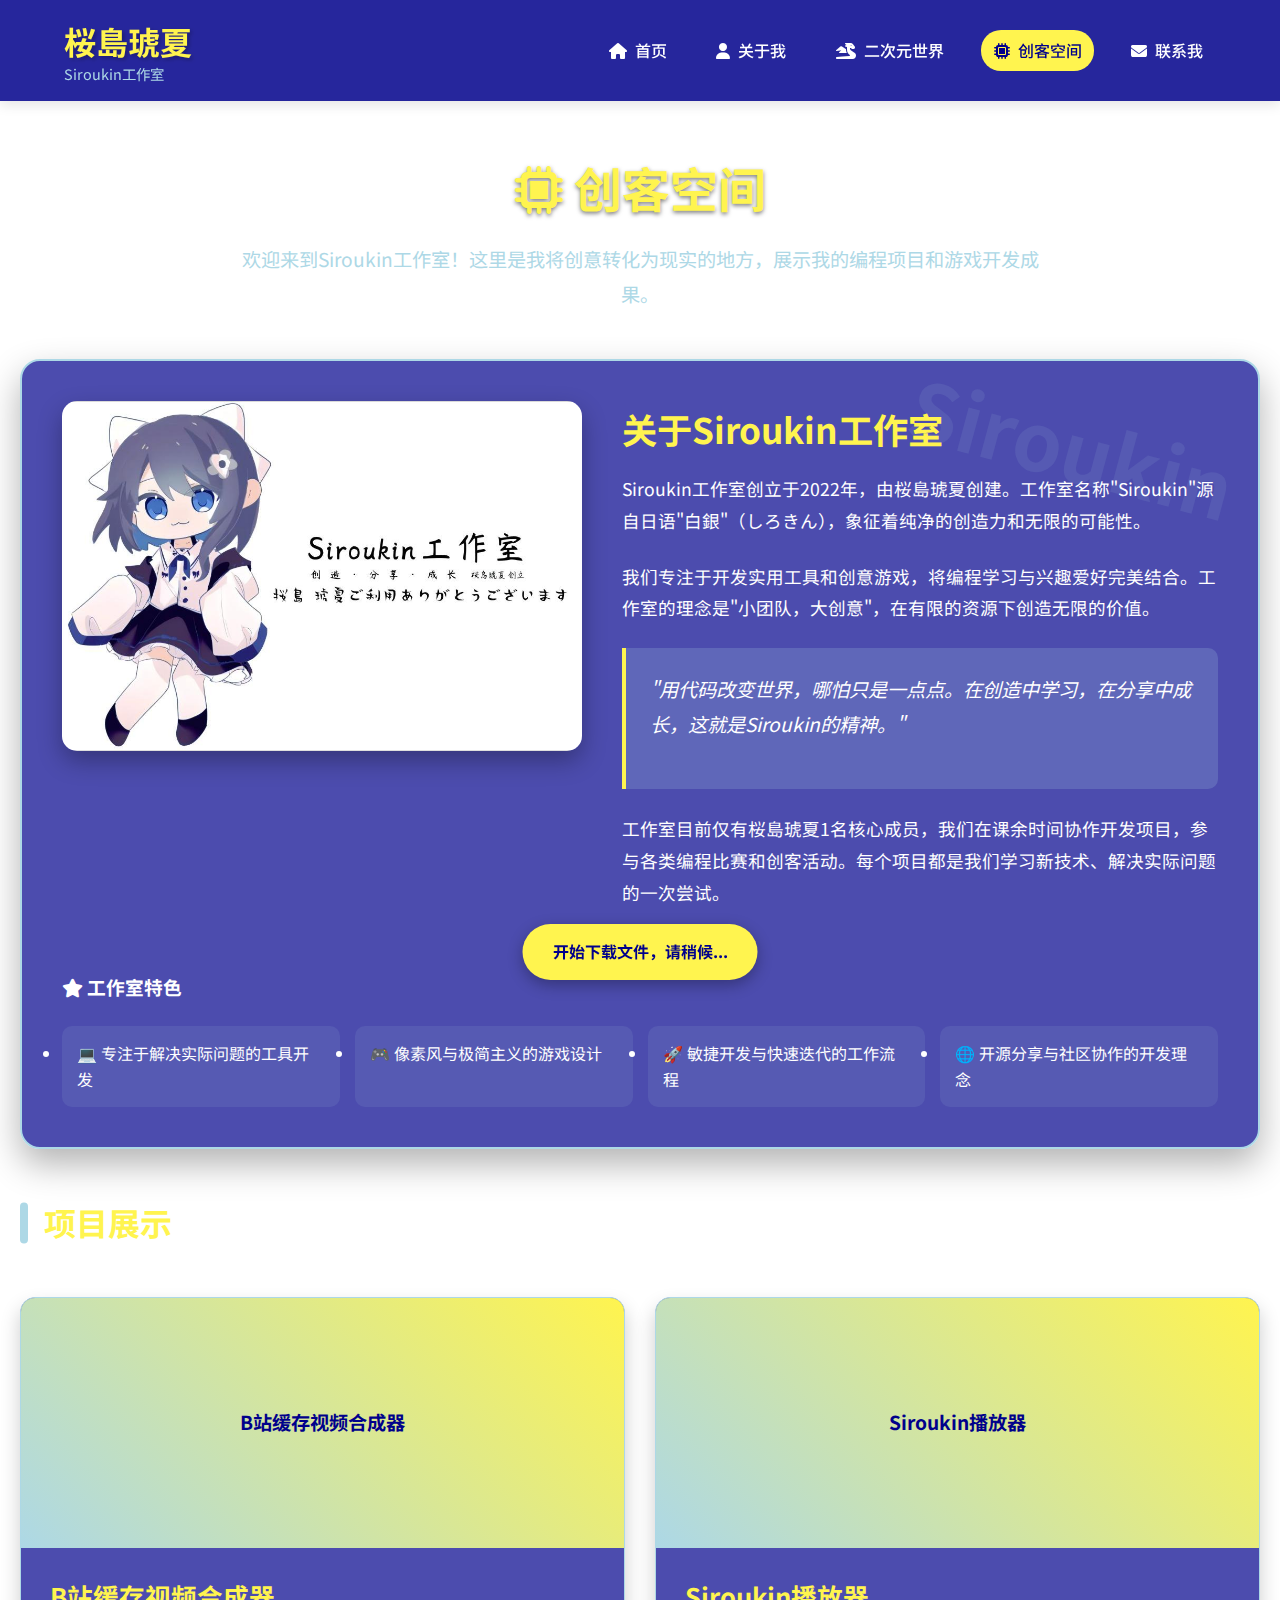
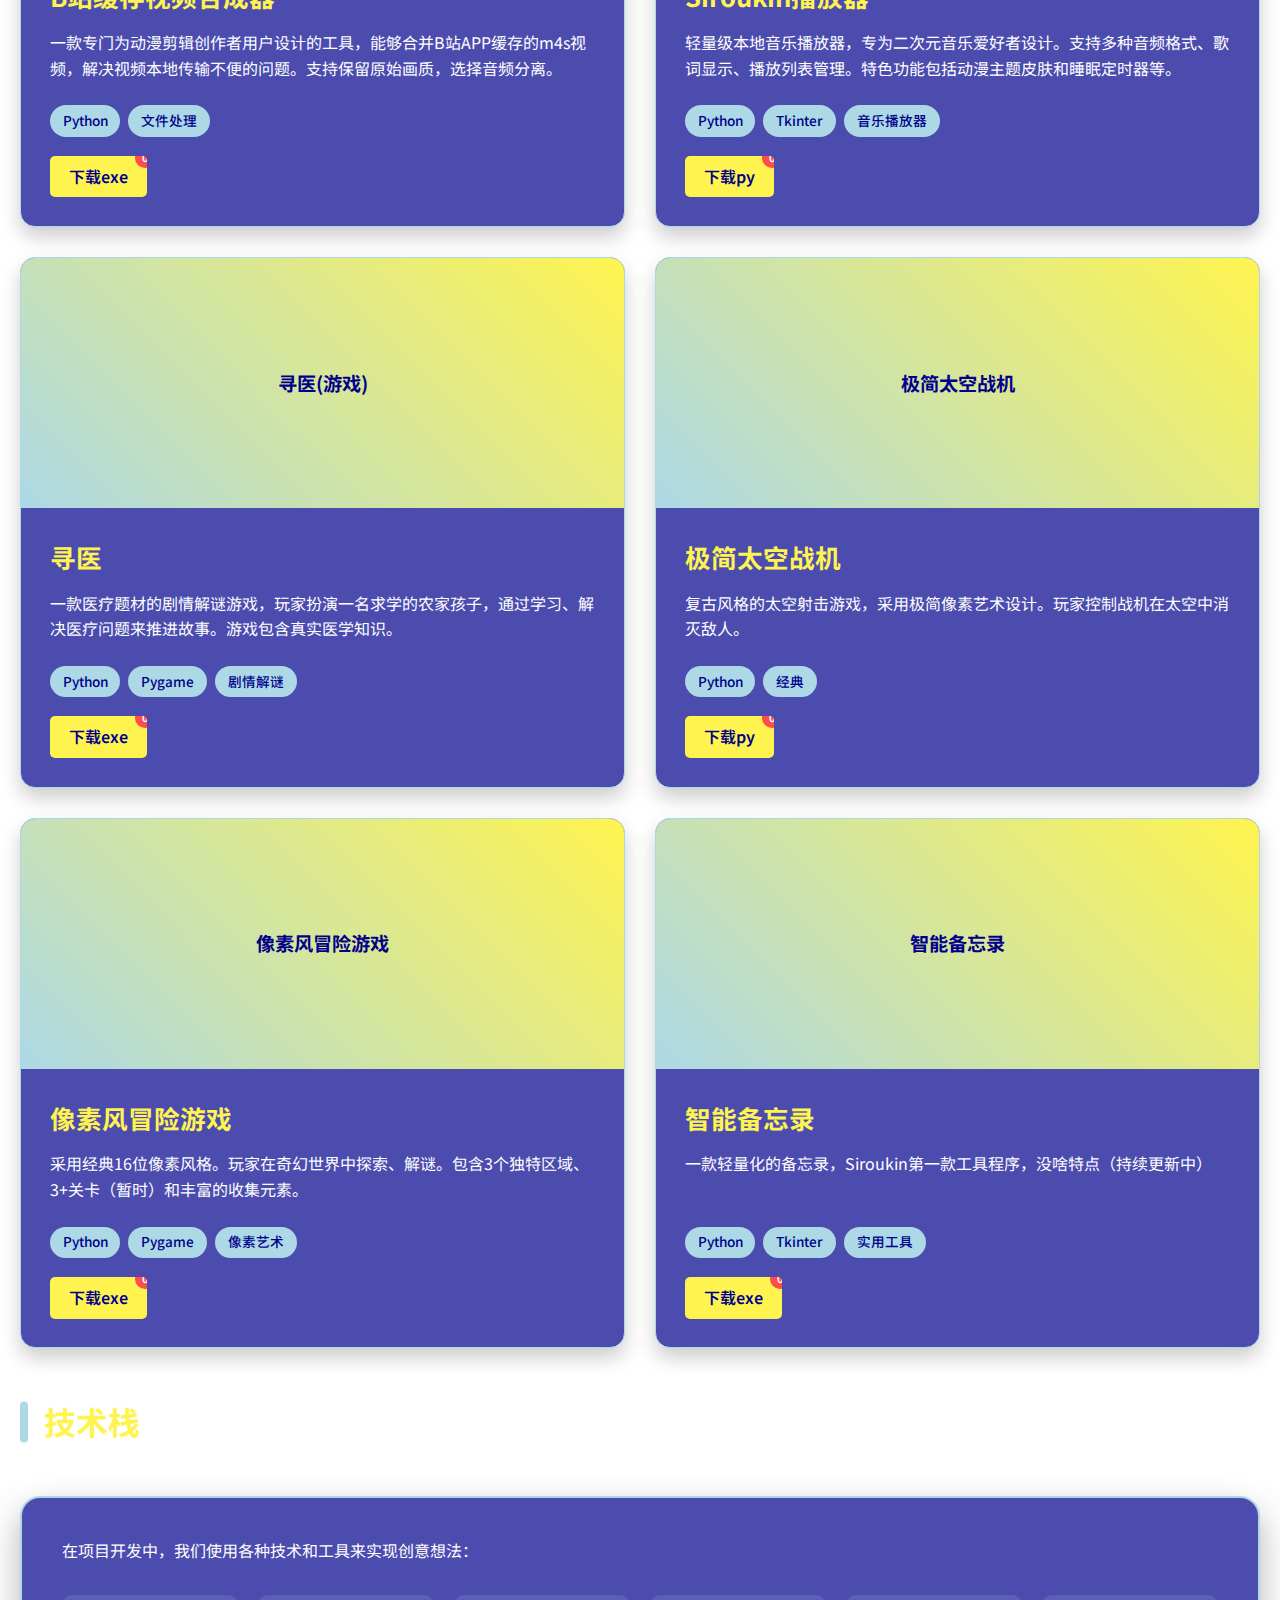
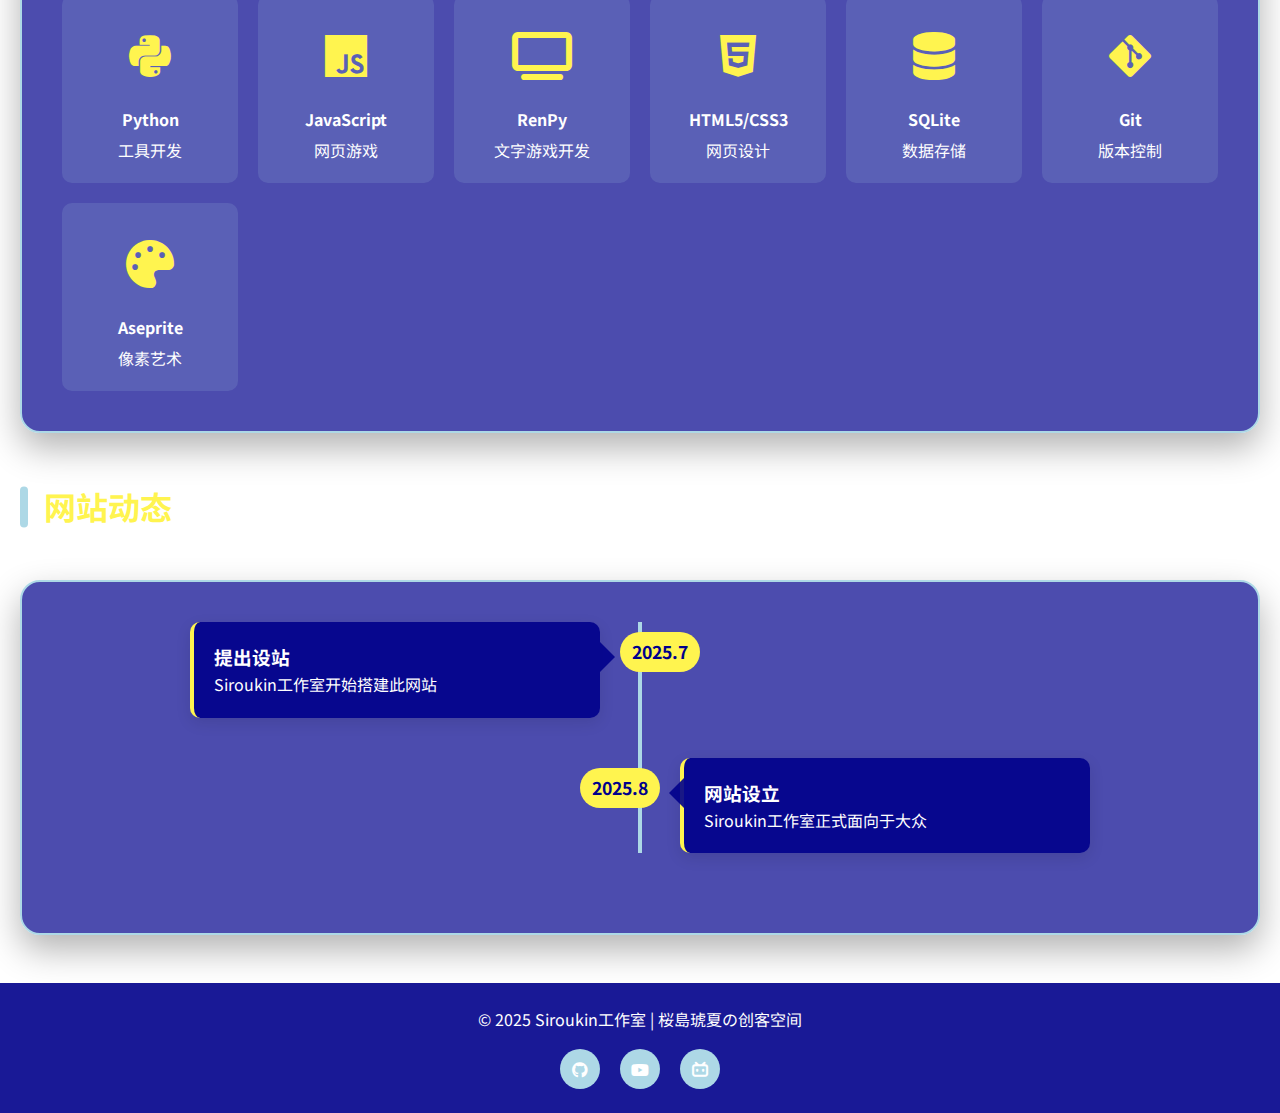
<file: maker.html>
<!DOCTYPE html>
<html lang="zh-CN">
<head>
    <meta charset="UTF-8">
    <meta name="viewport" content="width=device-width, initial-scale=1.0">
    <title>创客空间 - Siroukin工作室 | 桜島琥夏の个人空间</title>
    <link rel="stylesheet" href="https://cdnjs.cloudflare.com/ajax/libs/font-awesome/6.4.0/css/all.min.css">
    <link href="https://fonts.googleapis.com/css2?family=Noto+Sans+SC:wght@400;700&display=swap" rel="stylesheet">
    <style>
        :root {
            --deep-blue: #00008B;
            --light-blue: #ADD8E6;
            --lemon-yellow: #FFF44F;
            --light-gray: #f5f5f5;
            --dark-gray: #333;
        }

        * {
            margin: 0;
            padding: 0;
            box-sizing: border-box;
        }

        body {
            font-family: 'Noto Sans SC', sans-serif;
            background: linear-gradient(135deg, var(--deep-blue) 0%, #000033 100%);
            color: #fff;
            line-height: 1.6;
            background-image: url('https://images.unsplash.com/photo-1555066931-4365d14bab8c?ixlib=rb-4.0.3&auto=format&fit=crop&w=1920&q=80');
            background-size: cover;
            background-attachment: fixed;
            background-blend-mode: multiply;
            min-height: 100vh;
            position: relative;
        }

        /* 导航样式 */
        .main-header {
            display: flex;
            justify-content: space-between;
            align-items: center;
            padding: 1rem 5%;
            background: rgba(0, 0, 139, 0.85);
            position: sticky;
            top: 0;
            z-index: 100;
            box-shadow: 0 4px 12px rgba(0, 0, 0, 0.1);
        }

        .logo-container {
            display: flex;
            flex-direction: column;
        }

        .logo {
            font-size: 2rem;
            font-weight: 700;
            color: var(--lemon-yellow);
            text-shadow: 2px 2px 4px rgba(0, 0, 0, 0.3);
        }

        .subtitle {
            font-size: 0.9rem;
            color: var(--light-blue);
            margin-top: -5px;
        }

        .main-nav ul {
            display: flex;
            list-style: none;
        }

        .main-nav li {
            margin-left: 1.5rem;
        }

        .main-nav a {
            color: white;
            text-decoration: none;
            font-weight: 500;
            padding: 0.5rem 0.8rem;
            border-radius: 20px;
            transition: all 0.3s ease;
            display: flex;
            align-items: center;
        }

        .main-nav a i {
            margin-right: 8px;
        }

        .main-nav a:hover, .main-nav a.active {
            background: var(--lemon-yellow);
            color: var(--deep-blue);
        }

        /* 主内容区 */
        .maker-container {
            max-width: 1400px;
            margin: 2rem auto;
            padding: 0 20px;
        }

        .page-header {
            text-align: center;
            margin-bottom: 3rem;
            position: relative;
            padding-top: 1rem;
        }

        .page-header h1 {
            font-size: 3rem;
            color: var(--lemon-yellow);
            margin-bottom: 1rem;
            text-shadow: 0 2px 4px rgba(0,0,0,0.5);
        }

        .page-header p {
            font-size: 1.2rem;
            color: var(--light-blue);
            max-width: 800px;
            margin: 0 auto;
            line-height: 1.8;
        }

        .section-title {
            position: relative;
            font-size: 2rem;
            color: var(--lemon-yellow);
            margin: 3rem 0 1.5rem;
            padding-left: 1.5rem;
        }

        .section-title::before {
            content: "";
            position: absolute;
            left: 0;
            top: 50%;
            transform: translateY(-50%);
            height: 80%;
            width: 8px;
            background: var(--light-blue);
            border-radius: 4px;
        }

        /* 工作室介绍 */
        .studio-section {
            background: rgba(0, 0, 139, 0.7);
            border-radius: 20px;
            padding: 2.5rem;
            margin-bottom: 3rem;
            box-shadow: 0 15px 35px rgba(0, 0, 0, 0.3);
            border: 2px solid var(--light-blue);
            position: relative;
            overflow: hidden;
        }

        .studio-section::before {
            content: "Siroukin";
            position: absolute;
            top: 20px;
            right: 20px;
            font-size: 5rem;
            font-weight: bold;
            color: rgba(173, 216, 230, 0.1);
            z-index: 0;
            transform: rotate(15deg);
        }

        .studio-intro {
            display: flex;
            gap: 40px;
            margin-bottom: 2.5rem;
            position: relative;
            z-index: 1;
        }

        .studio-image {
            flex: 0 0 45%;
            height: 350px;
            border-radius: 15px;
            overflow: hidden;
            box-shadow: 0 10px 25px rgba(0, 0, 0, 0.3);
            background: linear-gradient(45deg, var(--light-blue), var(--lemon-yellow));
            display: flex;
            align-items: center;
            justify-content: center;
            font-size: 1.5rem;
            font-weight: bold;
            color: var(--deep-blue);
            text-align: center;
            padding: 20px;
        }

        .studio-info {
            flex: 1;
        }

        .studio-info h2 {
            font-size: 2.2rem;
            color: var(--lemon-yellow);
            margin-bottom: 1rem;
        }

        .studio-info p {
            font-size: 1.1rem;
            line-height: 1.8;
            margin-bottom: 1.5rem;
        }

        .mission-box {
            background: rgba(173, 216, 230, 0.2);
            border-left: 4px solid var(--lemon-yellow);
            padding: 1.5rem;
            border-radius: 0 10px 10px 0;
            margin: 1.5rem 0;
        }

        .mission-box p {
            font-style: italic;
            font-size: 1.2rem;
        }

        /* 作品展示 */
        .projects-grid {
            display: grid;
            grid-template-columns: repeat(auto-fill, minmax(400px, 1fr));
            gap: 30px;
            margin: 3rem 0;
        }

        .project-card {
            background: rgba(0, 0, 139, 0.7);
            border-radius: 15px;
            overflow: hidden;
            transition: all 0.3s ease;
            box-shadow: 0 10px 20px rgba(0, 0, 0, 0.2);
            position: relative;
            border: 1px solid var(--light-blue);
            display: flex;
            flex-direction: column;
        }

        .project-card:hover {
            transform: translateY(-10px);
            box-shadow: 0 15px 30px rgba(0, 0, 0, 0.3);
        }

        .project-image {
            height: 250px;
            background: linear-gradient(45deg, var(--light-blue), var(--lemon-yellow));
            display: flex;
            align-items: center;
            justify-content: center;
            font-weight: bold;
            color: var(--deep-blue);
            font-size: 1.2rem;
            text-align: center;
            padding: 15px;
        }

        .project-content {
            padding: 1.8rem;
            flex: 1;
            display: flex;
            flex-direction: column;
        }

        .project-content h3 {
            font-size: 1.6rem;
            color: var(--lemon-yellow);
            margin-bottom: 0.8rem;
        }

        .project-content p {
            font-size: 1rem;
            margin-bottom: 1.5rem;
            line-height: 1.6;
            flex: 1;
        }

        .project-tags {
            display: flex;
            flex-wrap: wrap;
            gap: 8px;
            margin-bottom: 1.2rem;
        }

        .project-tag {
            background: var(--light-blue);
            color: var(--deep-blue);
            padding: 0.3rem 0.8rem;
            border-radius: 20px;
            font-size: 0.85rem;
            font-weight: 500;
        }

        .project-links {
            display: flex;
            gap: 15px;
            margin-top: auto;
        }

        .project-link {
            display: inline-block;
            padding: 0.5rem 1.2rem;
            background: var(--lemon-yellow);
            color: var(--deep-blue);
            text-decoration: none;
            border-radius: 5px;
            font-weight: 600;
            transition: all 0.3s ease;
            position: relative;
            overflow: hidden;
        }

        .project-link:hover {
            background: var(--light-blue);
            transform: translateY(-2px);
        }

        .project-link .download-count {
            position: absolute;
            top: -8px;
            right: -8px;
            background: #ff4d4d;
            color: white;
            font-size: 0.7rem;
            min-width: 20px;
            height: 20px;
            border-radius: 50%;
            display: flex;
            align-items: center;
            justify-content: center;
            padding: 2px;
        }

        /* 技术栈 */
        .tech-stack {
            background: rgba(0, 0, 139, 0.7);
            border-radius: 20px;
            padding: 2.5rem;
            margin: 3rem 0;
            box-shadow: 0 15px 35px rgba(0, 0, 0, 0.3);
            border: 2px solid var(--light-blue);
        }

        .tech-grid {
            display: grid;
            grid-template-columns: repeat(auto-fit, minmax(150px, 1fr));
            gap: 20px;
            margin-top: 2rem;
        }

        .tech-item {
            background: rgba(173, 216, 230, 0.15);
            border-radius: 10px;
            padding: 20px;
            text-align: center;
            transition: all 0.3s ease;
        }

        .tech-item:hover {
            transform: translateY(-5px);
            background: rgba(173, 216, 230, 0.25);
        }

        .tech-icon {
            font-size: 3rem;
            margin-bottom: 15px;
            color: var(--lemon-yellow);
        }

        .tech-item h4 {
            color: white;
            margin-bottom: 5px;
        }

        /* 开发历程 */
        .timeline-section {
            background: rgba(0, 0, 139, 0.7);
            border-radius: 20px;
            padding: 2.5rem;
            margin: 3rem 0;
            box-shadow: 0 15px 35px rgba(0, 0, 0, 0.3);
            border: 2px solid var(--light-blue);
        }

        .timeline {
            position: relative;
            max-width: 900px;
            margin: 0 auto;
        }

        .timeline::before {
            content: "";
            position: absolute;
            top: 0;
            bottom: 0;
            left: 50%;
            width: 4px;
            background: var(--light-blue);
            transform: translateX(-50%);
        }

        .timeline-item {
            position: relative;
            margin-bottom: 40px;
            width: calc(50% - 40px);
        }

        .timeline-item:nth-child(odd) {
            left: 0;
        }

        .timeline-item:nth-child(even) {
            left: calc(50% + 40px);
        }

        .timeline-content {
            background: rgba(0, 0, 139, 0.9);
            padding: 20px;
            border-radius: 10px;
            box-shadow: 0 5px 15px rgba(0, 0, 0, 0.1);
            position: relative;
            border-left: 4px solid var(--lemon-yellow);
        }

        .timeline-content::before {
            content: "";
            position: absolute;
            top: 20px;
            right: -15px;
            width: 0;
            height: 0;
            border-top: 15px solid transparent;
            border-bottom: 15px solid transparent;
            border-left: 15px solid rgba(0, 0, 139, 0.9);
        }

        .timeline-item:nth-child(even) .timeline-content::before {
            left: -15px;
            right: auto;
            border-left: none;
            border-right: 15px solid rgba(0, 0, 139, 0.9);
        }

        .timeline-year {
            position: absolute;
            top: 10px;
            width: 80px;
            height: 40px;
            background: var(--lemon-yellow);
            color: var(--deep-blue);
            display: flex;
            align-items: center;
            justify-content: center;
            font-weight: bold;
            border-radius: 20px;
            font-size: 1.1rem;
        }

        .timeline-item:nth-child(odd) .timeline-year {
            right: -100px;
        }

        .timeline-item:nth-child(even) .timeline-year {
            left: -100px;
        }

        /* 下载提示 */
        .download-toast {
            position: fixed;
            bottom: 20px;
            left: 50%;
            transform: translateX(-50%) translateY(100px);
            background: var(--lemon-yellow);
            color: var(--deep-blue);
            padding: 15px 30px;
            border-radius: 30px;
            box-shadow: 0 5px 15px rgba(0, 0, 0, 0.3);
            font-weight: bold;
            z-index: 1000;
            transition: transform 0.5s ease;
        }

        .download-toast.show {
            transform: translateX(-50%) translateY(0);
        }

        /* 页脚 */
        .main-footer {
            background: rgba(0, 0, 139, 0.9);
            padding: 1.5rem 0;
            text-align: center;
            margin-top: 3rem;
        }

        .footer-content {
            max-width: 1200px;
            margin: 0 auto;
            padding: 0 20px;
        }

        .social-links {
            margin-top: 1rem;
        }

        .social-links a {
            display: inline-block;
            color: white;
            background: var(--light-blue);
            width: 40px;
            height: 40px;
            border-radius: 50%;
            line-height: 40px;
            margin: 0 0.5rem;
            transition: all 0.3s ease;
        }

        .social-links a:hover {
            background: var(--lemon-yellow);
            color: var(--deep-blue);
            transform: translateY(-3px);
        }

        /* 响应式设计 */
        @media (max-width: 1100px) {
            .projects-grid {
                grid-template-columns: repeat(auto-fill, minmax(350px, 1fr));
            }
        }

        @media (max-width: 992px) {
            .studio-intro {
                flex-direction: column;
            }
            
            .studio-image {
                width: 100%;
                flex: none;
            }
            
            .timeline::before {
                left: 20px;
            }
            
            .timeline-item {
                width: calc(100% - 40px);
                margin-left: 40px;
            }
            
            .timeline-item:nth-child(even) {
                left: 0;
            }
            
            .timeline-item:nth-child(odd) .timeline-year,
            .timeline-item:nth-child(even) .timeline-year {
                left: -60px;
                right: auto;
            }
            
            .timeline-content::before {
                left: -15px;
                right: auto;
                border-left: none;
                border-right: 15px solid rgba(0, 0, 139, 0.9);
            }
        }

        @media (max-width: 768px) {
            .page-header h1 {
                font-size: 2.5rem;
            }
            
            .section-title {
                font-size: 1.8rem;
            }
            
            .projects-grid {
                grid-template-columns: 1fr;
            }
            
            .main-nav ul {
                flex-wrap: wrap;
                justify-content: center;
            }
            
            .main-nav li {
                margin: 0.5rem;
            }
        }

        @media (max-width: 480px) {
            .page-header h1 {
                font-size: 2rem;
            }
            
            .studio-section, .tech-stack, .timeline-section {
                padding: 1.5rem;
            }
            
            .project-links {
                flex-direction: column;
                gap: 10px;
            }
        }
    </style>
</head>
<body>
    <!-- 顶部导航栏 -->
    <header class="main-header">
        <div class="logo-container">
            <div class="logo">桜島琥夏</div>
            <div class="subtitle">Siroukin工作室</div>
        </div>
        <nav class="main-nav">
            <ul>
                <li><a href="index.html"><i class="fas fa-home"></i> 首页</a></li>
                <li><a href="about.html"><i class="fas fa-user"></i> 关于我</a></li>
                <li><a href="anime.html"><i class="fas fa-dragon"></i> 二次元世界</a></li>
                <li><a href="maker.html" class="active"><i class="fas fa-microchip"></i> 创客空间</a></li>
                <li><a href="contact.html"><i class="fas fa-envelope"></i> 联系我</a></li>
            </ul>
        </nav>
    </header>

    <!-- 主内容区 -->
    <main class="maker-container">
        <div class="page-header">
            <h1><i class="fas fa-microchip"></i> 创客空间</h1>
            <p>欢迎来到Siroukin工作室！这里是我将创意转化为现实的地方，展示我的编程项目和游戏开发成果。</p>
        </div>
        
        <!-- 工作室介绍 -->
        <section class="studio-section">
            <div class="studio-intro">
                <div class="studio-image" 
                    style="background: url('images/studio.jpg') center/cover no-repeat;">
                </div>
                <div class="studio-info">
                    <h2>关于Siroukin工作室</h2>
                    <p>Siroukin工作室创立于2022年，由桜島琥夏创建。工作室名称"Siroukin"源自日语"白銀"（しろきん），象征着纯净的创造力和无限的可能性。</p>
                    <p>我们专注于开发实用工具和创意游戏，将编程学习与兴趣爱好完美结合。工作室的理念是"小团队，大创意"，在有限的资源下创造无限的价值。</p>
                    
                    <div class="mission-box">
                        <p>"用代码改变世界，哪怕只是一点点。在创造中学习，在分享中成长，这就是Siroukin的精神。"</p>
                    </div>
                    
                    <p>工作室目前仅有桜島琥夏1名核心成员，我们在课余时间协作开发项目，参与各类编程比赛和创客活动。每个项目都是我们学习新技术、解决实际问题的一次尝试。</p>
                </div>
            </div>
            
            <div class="studio-facts">
                <h3><i class="fas fa-star"></i> 工作室特色</h3>
                <ul style="display: grid; grid-template-columns: repeat(auto-fit, minmax(250px, 1fr)); gap: 15px; margin-top: 1.5rem;">
                    <li style="background: rgba(173, 216, 230, 0.1); padding: 15px; border-radius: 10px;">💻 专注于解决实际问题的工具开发</li>
                    <li style="background: rgba(173, 216, 230, 0.1); padding: 15px; border-radius: 10px;">🎮 像素风与极简主义的游戏设计</li>
                    <li style="background: rgba(173, 216, 230, 0.1); padding: 15px; border-radius: 10px;">🚀 敏捷开发与快速迭代的工作流程</li>
                    <li style="background: rgba(173, 216, 230, 0.1); padding: 15px; border-radius: 10px;">🌐 开源分享与社区协作的开发理念</li>
                </ul>
            </div>
        </section>
        
        <!-- 作品展示 -->
        <h2 class="section-title">项目展示</h2>
        <div class="projects-grid">
            <!-- B站缓存视频合成器 -->
            <div class="project-card">
                <div class="project-image">B站缓存视频合成器</div>
                <div class="project-content">
                    <h3>B站缓存视频合成器</h3>
                    <p>一款专门为动漫剪辑创作者用户设计的工具，能够合并B站APP缓存的m4s视频，解决视频本地传输不便的问题。支持保留原始画质，选择音频分离。</p>
                    <div class="project-tags">
                        <span class="project-tag">Python</span>
                        <span class="project-tag">文件处理</span>
                    </div>
                    <div class="project-links">
                        <a href="https://pan.quark.cn/s/a0116a484acc?pwd=9C3E" class="project-link" target="_blank">
                            下载exe
                            <span class="download-count">0</span>
                        </a>
                    </div>
                </div>
            </div>
            
            <!-- Siroukin播放器 -->
            <div class="project-card">
                <div class="project-image">Siroukin播放器</div>
                <div class="project-content">
                    <h3>Siroukin播放器</h3>
                    <p>轻量级本地音乐播放器，专为二次元音乐爱好者设计。支持多种音频格式、歌词显示、播放列表管理。特色功能包括动漫主题皮肤和睡眠定时器等。</p>
                    <div class="project-tags">
                        <span class="project-tag">Python</span>
                        <span class="project-tag">Tkinter</span>
                        <span class="project-tag">音乐播放器</span>
                    </div>
                    <div class="project-links">
                        <a href="https://pan.quark.cn/s/cb06d9c915d5?pwd=3h3r" class="project-link" target="_blank">
                            下载py
                            <span class="download-count">0</span>
                        </a>
                    </div>
                </div>
            </div>
            
            <!-- 寻医(游戏) -->
            <div class="project-card">
                <div class="project-image">寻医(游戏)</div>
                <div class="project-content">
                    <h3>寻医</h3>
                    <p>一款医疗题材的剧情解谜游戏，玩家扮演一名求学的农家孩子，通过学习、解决医疗问题来推进故事。游戏包含真实医学知识。</p>
                    <div class="project-tags">
                        <span class="project-tag">Python</span>
                        <span class="project-tag">Pygame</span>
                        <span class="project-tag">剧情解谜</span>
                    </div>
                    <div class="project-links">
                        <a href="https://pan.quark.cn/s/175d59283f65?pwd=434g" class="project-link" target="_blank">
                            下载exe
                            <span class="download-count">0</span>
                        </a>
                    </div>
                </div>
            </div>
            
            <!-- 极简太空战机 -->
            <div class="project-card">
                <div class="project-image">极简太空战机</div>
                <div class="project-content">
                    <h3>极简太空战机</h3>
                    <p>复古风格的太空射击游戏，采用极简像素艺术设计。玩家控制战机在太空中消灭敌人。</p>
                    <div class="project-tags">
                        <span class="project-tag">Python</span>
                        <span class="project-tag">经典</span>
                    </div>
                    <div class="project-links">
                        <a href="https://pan.quark.cn/s/0096cee15652?pwd=x2xZ" class="project-link" target="_blank">
                            下载py
                            <span class="download-count">0</span>
                        </a>
                    </div>
                </div>
            </div>
            
            <!-- 像素风冒险游戏 -->
            <div class="project-card">
                <div class="project-image">像素风冒险游戏</div>
                <div class="project-content">
                    <h3>像素风冒险游戏</h3>
                    <p>采用经典16位像素风格。玩家在奇幻世界中探索、解谜。包含3个独特区域、3+关卡（暂时）和丰富的收集元素。</p>
                    <div class="project-tags">
                        <span class="project-tag">Python</span>
                        <span class="project-tag">Pygame</span>
                        <span class="project-tag">像素艺术</span>
                    </div>
                    <div class="project-links">
                        <a href="https://pan.quark.cn/s/30b912348bab?pwd=iXUQ" class="project-link" target="_blank">
                            下载exe
                            <span class="download-count">0</span>
                        </a>
                    </div>
                </div>
            </div>

            <!-- 智能备忘录 -->
            <div class="project-card">
                <div class="project-image">智能备忘录</div>
                <div class="project-content">
                    <h3>智能备忘录</h3>
                    <p>一款轻量化的备忘录，Siroukin第一款工具程序，没啥特点（持续更新中）</p>
                    <div class="project-tags">
                        <span class="project-tag">Python</span>
                        <span class="project-tag">Tkinter</span>
                        <span class="project-tag">实用工具</span>
                    </div>
                    <div class="project-links">
                        <a href="https://pan.quark.cn/s/26156fd1831e?pwd=vnq2" class="project-link" target="_blank">
                            下载exe
                            <span class="download-count">0</span>
                        </a>
                    </div>
                </div>
            </div>
        </div>
        
        <!-- 技术栈 -->
        <h2 class="section-title">技术栈</h2>
        <section class="tech-stack">
            <p>在项目开发中，我们使用各种技术和工具来实现创意想法：</p>
            
            <div class="tech-grid">
                <div class="tech-item">
                    <div class="tech-icon"><i class="fab fa-python"></i></div>
                    <h4>Python</h4>
                    <p>工具开发</p>
                </div>
                
                <div class="tech-item">
                    <div class="tech-icon"><i class="fab fa-js"></i></div>
                    <h4>JavaScript</h4>
                    <p>网页游戏</p>
                </div>
                
                <div class="tech-item">
                    <div class="tech-icon"><i class="fas fa-tv"></i></div>
                    <h4>RenPy</h4>
                    <p>文字游戏开发</p>
                </div>
                
                <div class="tech-item">
                    <div class="tech-icon"><i class="fab fa-html5"></i></div>
                    <h4>HTML5/CSS3</h4>
                    <p>网页设计</p>
                </div>
                
                <div class="tech-item">
                    <div class="tech-icon"><i class="fas fa-database"></i></div>
                    <h4>SQLite</h4>
                    <p>数据存储</p>
                </div>
                
                <div class="tech-item">
                    <div class="tech-icon"><i class="fab fa-git-alt"></i></div>
                    <h4>Git</h4>
                    <p>版本控制</p>
                </div>
                
                <div class="tech-item">
                    <div class="tech-icon"><i class="fas fa-palette"></i></div>
                    <h4>Aseprite</h4>
                    <p>像素艺术</p>
                </div>
            </div>
        </section>
        
        <!-- 网站动态 -->
        <h2 class="section-title">网站动态</h2>
        <section class="timeline-section">
            <div class="timeline">
                <div class="timeline-item">
                    <div class="timeline-year">2025.7</div>
                    <div class="timeline-content">
                        <h3>提出设站</h3>
                        <p>Siroukin工作室开始搭建此网站</p>
                    </div>
                </div>

                <div class="timeline-item">
                    <div class="timeline-year">2025.8</div>
                    <div class="timeline-content">
                        <h3>网站设立</h3>
                        <p>Siroukin工作室正式面向于大众</p>
                    </div>
                </div>
            </div>
        </section>
    </main>

    <!-- 下载提示 -->
    <div class="download-toast" id="downloadToast">
        开始下载文件，请稍候...
    </div>

    <!-- 页脚 -->
    <footer class="main-footer">
        <div class="footer-content">
            <p>© 2025 Siroukin工作室 | 桜島琥夏の创客空间</p>
            <div class="social-links">
                <a href="#"><i class="fab fa-github"></i></a>
                <a href="#"><i class="fab fa-youtube"></i></a>
                <a href="#"><i class="fab fa-bilibili"></i></a>
            </div>
        </div>
    </footer>

    <script>
        // 设置当前页面导航激活状态
        document.addEventListener('DOMContentLoaded', function() {
            const navLinks = document.querySelectorAll('.main-nav a');
            navLinks.forEach(link => {
                if (link.classList.contains('active')) {
                    link.classList.remove('active');
                }
                if (link.textContent.includes('创客空间')) {
                    link.classList.add('active');
                }
            });
            
            // 为项目卡片添加简单动画
            const projectCards = document.querySelectorAll('.project-card');
            projectCards.forEach((card, index) => {
                card.style.animationDelay = `${index * 0.1}s`;
            });
            
            // 初始化下载计数
            initDownloadCounters();
            
            // 设置下载事件监听器
            setupDownloadLinks();
        });
        
        // 初始化下载计数器
        function initDownloadCounters() {
            const downloadLinks = document.querySelectorAll('.project-link');
            downloadLinks.forEach(link => {
                const url = link.getAttribute('href');
                const fileName = url.split('/').pop().split('?')[0]; // 从URL获取文件名
                const countElement = link.querySelector('.download-count');
                
                // 从localStorage获取下载计数
                const downloadCount = localStorage.getItem(`download_${fileName}`) || 0;
                countElement.textContent = downloadCount;
            });
        }
        
        // 设置下载链接事件监听器
        function setupDownloadLinks() {
            const downloadLinks = document.querySelectorAll('.project-link');
            const toast = document.getElementById('downloadToast');
            
            downloadLinks.forEach(link => {
                link.addEventListener('click', function(e) {
                    const url = this.getAttribute('href');
                    const fileName = url.split('/').pop().split('?')[0]; // 从URL获取文件名
                    const countElement = this.querySelector('.download-count');
                    
                    // 更新下载计数
                    let downloadCount = parseInt(localStorage.getItem(`download_${fileName}`) || 0);
                    downloadCount++;
                    localStorage.setItem(`download_${fileName}`, downloadCount);
                    countElement.textContent = downloadCount;
                    
                    // 显示下载提示
                    toast.classList.add('show');
                    
                    // 3秒后隐藏提示
                    setTimeout(() => {
                        toast.classList.remove('show');
                    }, 3000);
                    
                    // 对于网盘链接，允许在新标签页打开
                    if (url.startsWith('http')) {
                        window.open(url, '_blank');
                        e.preventDefault(); // 阻止默认行为
                    }
                });
            });
        }
    </script>
</body>
</html>
</file>
<file: css/style.css>
/* css/style.css */
:root {
    --deep-blue: #00008B;
    --light-blue: #ADD8E6;
    --lemon-yellow: #FFF44F;
    --light-gray: #f5f5f5;
    --dark-gray: #333;
    --accent-pink: #FF6B8B;
}

* {
    margin: 0;
    padding: 0;
    box-sizing: border-box;
}

body {
    font-family: 'Noto Sans SC', sans-serif;
    background: linear-gradient(135deg, var(--light-blue) 0%, var(--deep-blue) 100%);
    color: #fff;
    line-height: 1.6;
    background-image: url('../images/background.jpg');
    background-size: cover;
    background-attachment: fixed;
    background-blend-mode: multiply;
}

.main-header {
    display: flex;
    justify-content: space-between;
    align-items: center;
    padding: 1rem 5%;
    background: rgba(0, 0, 139, 0.85);
    position: sticky;
    top: 0;
    z-index: 100;
    box-shadow: 0 4px 12px rgba(0, 0, 0, 0.1);
}

.logo-container {
    display: flex;
    flex-direction: column;
}

.logo {
    font-size: 2rem;
    font-weight: 700;
    color: var(--lemon-yellow);
    text-shadow: 2px 2px 4px rgba(0, 0, 0, 0.3);
}

.subtitle {
    font-size: 0.9rem;
    color: var(--light-blue);
    margin-top: -5px;
}

.main-nav ul {
    display: flex;
    list-style: none;
}

.main-nav li {
    margin-left: 1.5rem;
}

.main-nav a {
    color: white;
    text-decoration: none;
    font-weight: 500;
    padding: 0.5rem 0.8rem;
    border-radius: 20px;
    transition: all 0.3s ease;
    display: flex;
    align-items: center;
}

.main-nav a i {
    margin-right: 8px;
}

.main-nav a:hover, .main-nav a.active {
    background: var(--lemon-yellow);
    color: var(--deep-blue);
}

.container {
    max-width: 1200px;
    margin: 2rem auto;
    padding: 0 20px;
}

.hero-section {
    display: flex;
    justify-content: space-between;
    align-items: center;
    margin-bottom: 3rem;
    background: rgba(0, 0, 139, 0.7);
    border-radius: 20px;
    padding: 2rem;
    box-shadow: 0 10px 30px rgba(0, 0, 0, 0.2);
}

.character-art {
    flex: 0 0 40%;
    position: relative;
    height: 400px;
}

.character-img {
    background: linear-gradient(135deg, var(--light-blue) 0%, var(--lemon-yellow) 100%);
    height: 100%;
    border-radius: 15px;
    position: relative;
    overflow: hidden;
}

.character-img::before {
    content: "八奈见杏菜";
    position: absolute;
    bottom: 20px;
    left: 20px;
    font-size: 1.5rem;
    font-weight: bold;
    color: var(--deep-blue);
    z-index: 2;
}

.character-img::after {
    content: "";
    position: absolute;
    top: 0;
    left: 0;
    right: 0;
    bottom: 0;
    background: url('../images/character.png') center/contain no-repeat;
    opacity: 0.9；
}

.welcome-message {
    flex: 0 0 55%;
}

.welcome-message h1 {
    font-size: 2.5rem;
    margin-bottom: 1rem;
    color: var(--lemon-yellow);
}

.subheading {
    font-size: 1.2rem;
    margin-bottom: 2rem;
    color: var(--light-blue);
}

.quote-box {
    background: rgba(173, 216, 230, 0.2);
    border-left: 4px solid var(--lemon-yellow);
    padding: 1.5rem;
    border-radius: 0 10px 10px 0;
    margin-top: 2rem;
}

.quote-box p {
    font-style: italic;
    font-size: 1.2rem;
}

.quote-author {
    text-align: right;
    margin-top: 1rem;
    font-weight: bold;
    color: var(--lemon-yellow);
}

.info-section {
    display: grid;
    grid-template-columns: repeat(auto-fit, minmax(300px, 1fr));
    gap: 2rem;
}

.info-card {
    background: rgba(0, 0, 139, 0.7);
    border-radius: 15px;
    padding: 1.5rem;
    box-shadow: 0 5px 15px rgba(0, 0, 0, 0.1);
    transition: transform 0.3s ease;
}

.info-card:hover {
    transform: translateY(-5px);
}

.info-card h2 {
    color: var(--lemon-yellow);
    margin-bottom: 1.5rem;
    display: flex;
    align-items: center;
}

.info-card h2 i {
    margin-right: 10px;
}

.info-card ul {
    list-style: none;
}

.info-card li {
    padding: 0.5rem 0;
    border-bottom: 1px dashed rgba(255, 255, 255, 0.2);
}

.info-card li:last-child {
    border-bottom: none;
}

.tags {
    display: flex;
    flex-wrap: wrap;
    gap: 0.5rem;
}

.tags span {
    background: var(--light-blue);
    color: var(--deep-blue);
    padding: 0.3rem 0.8rem;
    border-radius: 20px;
    font-size: 0.9rem;
    font-weight: 500;
}

.quotes p {
    padding: 0.8rem 0;
    border-bottom: 1px dashed rgba(255, 255, 255, 0.2);
    font-style: italic;
}

.quotes p:last-child {
    border-bottom: none;
}

.main-footer {
    background: rgba(0, 0, 139, 0.9);
    padding: 1.5rem 0;
    text-align: center;
    margin-top: 3rem;
}

.footer-content {
    max-width: 1200px;
    margin: 0 auto;
    padding: 0 20px;
}

.social-links {
    margin-top: 1rem;
}

.social-links a {
    display: inline-block;
    color: white;
    background: var(--light-blue);
    width: 40px;
    height: 40px;
    border-radius: 50%;
    line-height: 40px;
    margin: 0 0.5rem;
    transition: all 0.3s ease;
}

.social-links a:hover {
    background: var(--lemon-yellow);
    color: var(--deep-blue);
    transform: translateY(-3px);
}

/* 社交媒体图标样式 */
.social-icons {
  display: flex;
  justify-content: center;
  gap: 30px;
  margin-top: 20px;
}

.social-icons a {
  display: block;
  width: 64px;
  height: 64px;
  transition: transform 0.3s ease;
}

.social-icons a:hover {
  transform: scale(1.1) rotate(5deg);
}

.social-icons img {
  width: 100%;
  height: 100%;
  filter: drop-shadow(0 2px 4px rgba(0,0,0,0.3));
}

/* 响应式设计 */
@media (max-width: 900px) {
    .hero-section {
        flex-direction: column;
    }
    
    .character-art {
        width: 100%;
        margin-bottom: 2rem;
    }
    
    .main-nav ul {
        flex-wrap: wrap;
        justify-content: center;
    }
    
    .main-nav li {
        margin: 0.3rem;
    }
}

@media (max-width: 600px) {
    .main-header {
        flex-direction: column;
        text-align: center;
    }
    
    .logo {
        margin-bottom: 0.5rem;
    }
    
    .main-nav {
        width: 100%;
        margin-top: 1rem;
    }
    
    .main-nav ul {
        justify-content: space-around;
    }
}
</file>
